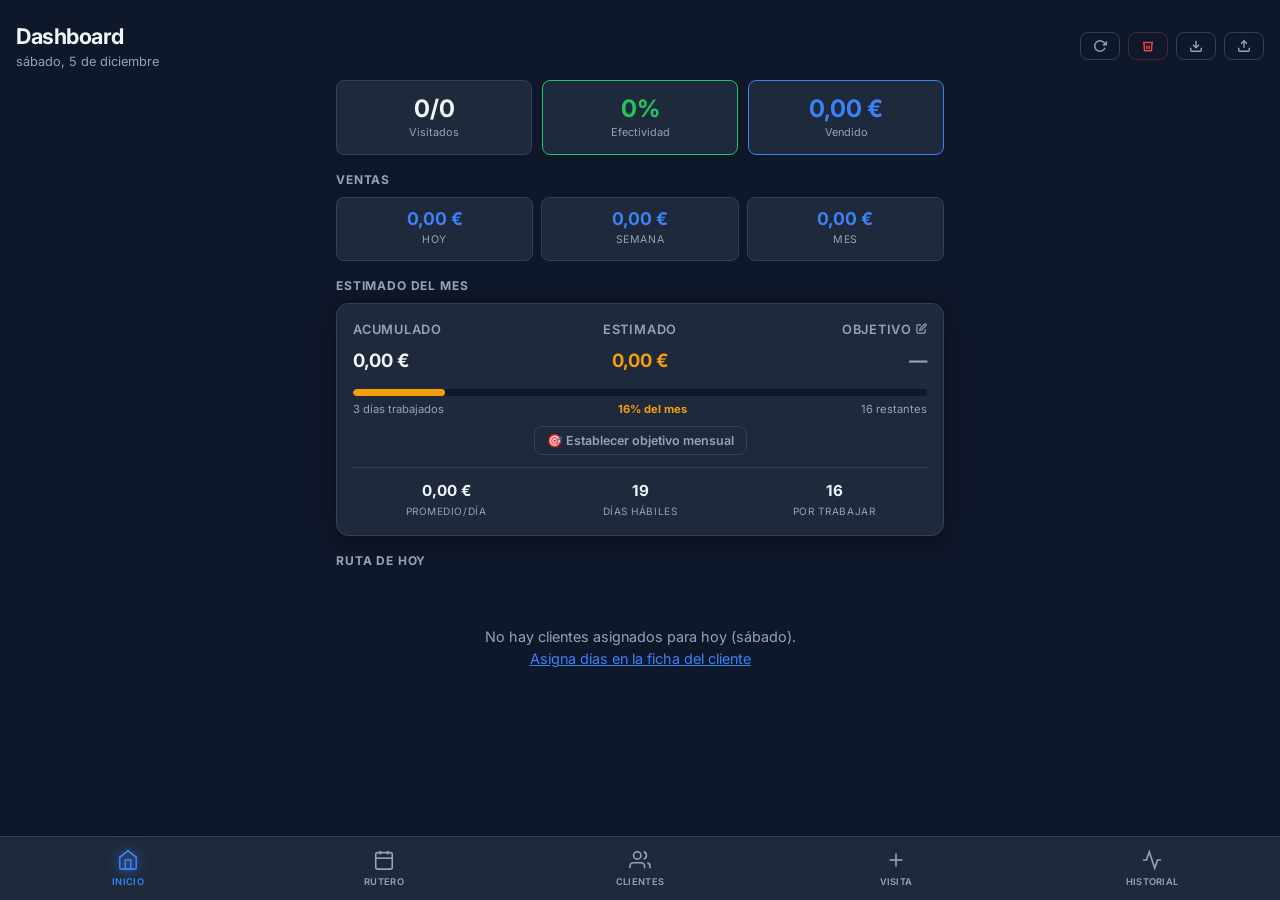
<file: index.html>
<!DOCTYPE html>
<html lang="es">
<head>
  <meta charset="UTF-8">
  <meta name="viewport" content="width=device-width, initial-scale=1.0">
  <title>CRM Rutas — Dashboard</title>
  <link rel="icon" type="image/svg+xml" href="favicon.svg">
  <link rel="manifest" href="manifest.json">
  <meta name="theme-color" content="#0f172a">
  <meta name="apple-mobile-web-app-capable" content="yes">
  <meta name="apple-mobile-web-app-status-bar-style" content="black-translucent">
  <meta name="apple-mobile-web-app-title" content="CRM Rutas">
  <link rel="apple-touch-icon" href="favicon.svg">
  <link rel="stylesheet" href="css/styles.css">
</head>
<body>

  <!-- Header -->
  <div class="page-header">
    <div style="flex:1">
      <h1>Dashboard</h1>
      <p class="text-muted fs-sm" id="fechaHoy"></p>
    </div>
    <div class="flex gap-8">
      <button class="btn btn-ghost btn-sm" onclick="cargarDashboard()">
        <svg xmlns="http://www.w3.org/2000/svg" width="14" height="14" viewBox="0 0 24 24" fill="none" stroke="currentColor" stroke-width="2.5"><polyline points="23 4 23 10 17 10"/><path d="M20.49 15a9 9 0 1 1-2.12-9.36L23 10"/></svg>
      </button>
      <button class="btn btn-ghost btn-sm" onclick="borrarTodo()" title="Borrar todos los datos"
        style="color:var(--danger);border-color:rgba(239,68,68,.3)">
        <svg xmlns="http://www.w3.org/2000/svg" width="14" height="14" viewBox="0 0 24 24" fill="none" stroke="currentColor" stroke-width="2.5"><polyline points="3 6 5 6 21 6"/><path d="M19 6l-1 14H6L5 6"/><path d="M10 11v6"/><path d="M14 11v6"/></svg>
      </button>
      <button class="btn btn-ghost btn-sm" onclick="dbExportar()" title="Exportar copia de seguridad">
        <svg xmlns="http://www.w3.org/2000/svg" width="14" height="14" viewBox="0 0 24 24" fill="none" stroke="currentColor" stroke-width="2.5"><path d="M21 15v4a2 2 0 0 1-2 2H5a2 2 0 0 1-2-2v-4"/><polyline points="7 10 12 15 17 10"/><line x1="12" y1="15" x2="12" y2="3"/></svg>
      </button>
      <label class="btn btn-ghost btn-sm" title="Importar copia de seguridad" style="cursor:pointer">
        <svg xmlns="http://www.w3.org/2000/svg" width="14" height="14" viewBox="0 0 24 24" fill="none" stroke="currentColor" stroke-width="2.5"><path d="M21 15v4a2 2 0 0 1-2 2H5a2 2 0 0 1-2-2v-4"/><polyline points="17 8 12 3 7 8"/><line x1="12" y1="3" x2="12" y2="15"/></svg>
        <input type="file" accept=".json" style="display:none" onchange="importarBackup(this)">
      </label>
    </div>
  </div>

  <div class="container">

    <!-- Stats -->
    <div class="stats-grid" id="statsGrid">
      <div class="stat-card">
        <div class="stat-val" id="statVisitados">—</div>
        <div class="stat-lbl">Visitados</div>
      </div>
      <div class="stat-card success">
        <div class="stat-val text-success" id="statEfectividad">—</div>
        <div class="stat-lbl">Efectividad</div>
      </div>
      <div class="stat-card accent">
        <div class="stat-val text-accent" id="statVentas">—</div>
        <div class="stat-lbl">Vendido</div>
      </div>
    </div>

    <!-- Aviso pendientes -->
    <a href="rutero.html" id="warnPendientes" style="display:none;text-decoration:none;
       background:rgba(245,158,11,.1);border:1px solid var(--warning);border-radius:8px;
       padding:10px 14px;margin-bottom:12px;align-items:center;gap:10px;color:var(--text)">
      <span style="font-size:1.2rem">⚠</span>
      <div style="flex:1">
        <strong><span id="warnPendNum">0</span> cliente(s) sin pedido esta semana</strong>
        <p class="fs-sm text-muted" style="margin-top:1px">Ver pendientes en el Rutero →</p>
      </div>
    </a>

    <!-- Resumen ventas -->
    <p class="section-title">Ventas</p>
    <div class="ventas-grid" id="ventasGrid">
      <div class="venta-card"><div class="v-val" id="ventasHoy">—</div><div class="v-lbl">Hoy</div></div>
      <div class="venta-card"><div class="v-val" id="ventasSemana">—</div><div class="v-lbl">Semana</div></div>
      <div class="venta-card"><div class="v-val" id="ventasMes">—</div><div class="v-lbl">Mes</div></div>
    </div>

    <!-- Estimado mensual -->
    <p class="section-title">Estimado del mes</p>
    <div class="card" id="cardEstimado">
      <div class="loader"><div class="spinner"></div></div>
    </div>

    <!-- Ruta del día -->
    <p class="section-title">Ruta de hoy</p>
    <div id="listaRuta">
      <div class="loader"><div class="spinner"></div> Cargando ruta...</div>
    </div>

  </div><!-- /container -->

  <!-- Bottom Nav -->
  <nav class="bottom-nav">
    <a href="index.html"    class="nav-item active">
      <svg xmlns="http://www.w3.org/2000/svg" viewBox="0 0 24 24" fill="none" stroke="currentColor"><path d="M3 9l9-7 9 7v11a2 2 0 0 1-2 2H5a2 2 0 0 1-2-2z"/><polyline points="9 22 9 12 15 12 15 22"/></svg>
      Inicio
    </a>
    <a href="rutero.html"   class="nav-item">
      <svg xmlns="http://www.w3.org/2000/svg" viewBox="0 0 24 24" fill="none" stroke="currentColor"><rect x="3" y="4" width="18" height="18" rx="2"/><line x1="16" y1="2" x2="16" y2="6"/><line x1="8" y1="2" x2="8" y2="6"/><line x1="3" y1="10" x2="21" y2="10"/></svg>
      Rutero
    </a>
    <a href="clientes.html" class="nav-item">
      <svg xmlns="http://www.w3.org/2000/svg" viewBox="0 0 24 24" fill="none" stroke="currentColor"><path d="M17 21v-2a4 4 0 0 0-4-4H5a4 4 0 0 0-4 4v2"/><circle cx="9" cy="7" r="4"/><path d="M23 21v-2a4 4 0 0 0-3-3.87"/><path d="M16 3.13a4 4 0 0 1 0 7.75"/></svg>
      Clientes
    </a>
    <a href="visita.html"   class="nav-item">
      <svg xmlns="http://www.w3.org/2000/svg" viewBox="0 0 24 24" fill="none" stroke="currentColor"><line x1="12" y1="5" x2="12" y2="19"/><line x1="5" y1="12" x2="19" y2="12"/></svg>
      Visita
    </a>
    <a href="historial.html" class="nav-item">
      <svg xmlns="http://www.w3.org/2000/svg" viewBox="0 0 24 24" fill="none" stroke="currentColor"><polyline points="22 12 18 12 15 21 9 3 6 12 2 12"/></svg>
      Historial
    </a>
  </nav>

  <!-- Scripts -->
  <script src="config.js"></script>
  <script src="js/db.js"></script>
  <script>

    document.getElementById('fechaHoy').textContent =
      new Date().toLocaleDateString('es-ES', { weekday: 'long', day: 'numeric', month: 'long' });

    async function cargarDashboard() {
      const listaRuta = document.getElementById('listaRuta');
      listaRuta.innerHTML = '<div class="loader"><div class="spinner"></div> Cargando ruta...</div>';

      try {
        const hoyDia = diaSemanaHoy();

        const [todosClientes, visitasHoy, pendientesSem] = await Promise.all([
          dbGetClientes(true),
          dbGetVisitasHoy(),
          dbGetPendientesSemana()
        ]);

        // Solo los clientes que tocan hoy
        const clientes = todosClientes.filter(c =>
          Array.isArray(c.dias_visita) && c.dias_visita.includes(hoyDia)
        );

        // Mapas de visitas y pendientes
        const visitaMap = {};
        for (const v of visitasHoy) visitaMap[v.cliente_id] = v;
        const pendSet = new Set(pendientesSem.map(p => p.cliente_id));

        // Stats — solo clientes de hoy (importe excluye cerveza)
        const visitadosHoy = clientes.filter(c => visitaMap[c.id]).length;
        const compraron    = clientes.filter(c => visitaMap[c.id]?.compro).length;
        const totalVenta   = clientes
          .reduce((s, c) => s + Number(visitaMap[c.id]?.importe || 0), 0);
        const efectividad  = visitadosHoy > 0 ? Math.round((compraron / visitadosHoy) * 100) : 0;

        document.getElementById('statVisitados').textContent   = `${visitadosHoy}/${clientes.length}`;
        document.getElementById('statEfectividad').textContent = `${efectividad}%`;
        document.getElementById('statVentas').textContent      = formatImporte(totalVenta);

        // Aviso pendientes (toda la semana)
        const countPend = dbGetCountPendientes();
        const warnPend  = document.getElementById('warnPendientes');
        if (warnPend) {
          warnPend.style.display = countPend > 0 ? 'flex' : 'none';
          if (countPend > 0) document.getElementById('warnPendNum').textContent = countPend;
        }

        // Ventas hoy/semana/mes + estimado
        const [resVentas, estimado] = await Promise.all([
          dbGetResumenVentas(),
          dbGetEstimadoMes()
        ]);
        document.getElementById('ventasHoy').textContent    = formatImporte(resVentas.hoy);
        document.getElementById('ventasSemana').textContent = formatImporte(resVentas.semana);
        document.getElementById('ventasMes').textContent    = formatImporte(resVentas.mes);
        renderEstimado(estimado);

        // Render ruta del día
        if (!clientes.length) {
          const diasNombre = { lunes:'lunes', martes:'martes', miercoles:'miércoles',
                               jueves:'jueves', viernes:'viernes', sabado:'sábado', domingo:'domingo' };
          listaRuta.innerHTML = `
            <div class="empty-state">
              <p>No hay clientes asignados para hoy (${diasNombre[hoyDia] || hoyDia}).<br>
              <a href="clientes.html" style="color:var(--accent)">Asigna días en la ficha del cliente</a></p>
            </div>`;
          return;
        }

        listaRuta.innerHTML = `<div class="item-list">
          ${clientes.map(c => {
            const visita  = visitaMap[c.id];
            const isPend  = pendSet.has(c.id);
            const esTel   = c.es_telefono;
            const dotClass = visita ? (visita.compro ? 'bought' : 'no-buy') : (isPend ? 'no-buy' : 'pending');

            let accionHtml;
            let rowExtra = '';
            if (visita) {
              const label = c.es_cerveza
                ? (visita.compro ? '🍺 Sí' : '🍺 No')
                : (visita.compro ? '✓ ' + formatImporte(visita.importe) : '✗ No');
              accionHtml = `<div class="row-btns" style="align-items:center">
                <span class="status-dot ${visita.compro ? 'bought' : 'no-buy'}"></span>
                <span class="chip ${visita.compro ? 'chip-success' : 'chip-danger'}" style="font-size:.7rem">
                  ${label}
                </span>
              </div>`;
            } else if (isPend) {
              accionHtml = `<div class="row-btns" style="align-items:center">
                <span class="status-dot no-buy"></span>
                <span class="chip chip-warning" style="font-size:.65rem">⚠ Pend.</span>
                <a href="visita.html?cliente=${c.id}" class="btn btn-primary btn-xs">+</a>
              </div>`;
            } else {
              rowExtra = 'wrap-actions';
              accionHtml = `<div class="row-btns" style="align-items:center">
                <span class="status-dot pending"></span>
                <a href="visita.html?cliente=${c.id}" class="btn btn-primary btn-xs">
                  ${esTel ? '📞 Pedido' : 'Visita'}
                </a>
                <button class="btn btn-ghost btn-xs" style="border-color:var(--warning);color:var(--warning)"
                  onclick="marcarPend('${c.id}')">Pend.</button>
              </div>`;
            }

            return `
              <div class="item-row ${rowExtra}" id="drow-${c.id}" style="cursor:pointer"
                   onclick="if(!event.target.closest('button,a'))location.href='visita.html?cliente=${c.id}'">
                <div class="order-badge">${c.orden_ruta || '?'}</div>
                <div class="item-info">
                  <div class="item-name">${esTel ? '📞 ' : ''}${escHtml(c.nombre)}</div>
                  <div class="item-sub">${c.codigo_cliente}${c.telefono ? ' · ' + c.telefono : ''}</div>
                </div>
                ${accionHtml}
              </div>`;
          }).join('')}
        </div>`;

      } catch (e) {
        listaRuta.innerHTML = `<div class="loader" style="color:var(--danger)">Error: ${e.message}</div>`;
      }
    }

    function borrarTodo() {
      if (!confirm('¿Borrar TODOS los datos?\nEsta acción no se puede deshacer.')) return;
      if (!confirm('Segunda confirmación: se eliminarán clientes, visitas y pendientes.')) return;
      dbBorrarTodo();
      showToast('Datos borrados');
      cargarDashboard();
    }

    async function marcarPend(clienteId) {
      dbMarcarPendiente(clienteId);
      showToast('Marcado como pendiente');
      await cargarDashboard();
    }

    function renderEstimado(e) {
      const card = document.getElementById('cardEstimado');
      if (!card) return;

      const mesISO   = hoyISO().substring(0, 7);
      const objetivo = dbGetObjetivo(mesISO);
      const pct      = Math.round(e.progreso * 100);
      const barColor = pct < 40 ? 'var(--warning)' : pct < 75 ? 'var(--accent)' : 'var(--success)';

      // Progreso hacia el objetivo
      const pctReal = objetivo > 0 ? Math.min(Math.round(e.ventasMes / objetivo * 100), 100) : 0;
      const pctEst  = objetivo > 0 ? Math.min(Math.round(e.estimado  / objetivo * 100), 100) : 0;
      const objColor = pctEst >= 100 ? 'var(--success)' : pctEst >= 75 ? 'var(--accent)' : 'var(--warning)';

      card.innerHTML = `
        <!-- Fila principal: acumulado / estimado / objetivo -->
        <div style="display:grid;grid-template-columns:1fr 1fr 1fr;gap:8px;margin-bottom:14px">
          <div>
            <div class="card-title">Acumulado</div>
            <div class="estimado-valor">${formatImporte(e.ventasMes)}</div>
          </div>
          <div style="text-align:center">
            <div class="card-title">Estimado</div>
            <div class="estimado-valor" style="color:${barColor}">${formatImporte(e.estimado)}</div>
          </div>
          <div style="text-align:right">
            <div class="card-title" style="display:flex;align-items:center;justify-content:flex-end;gap:4px">
              Objetivo
              <button onclick="editarObjetivo()" style="background:none;border:none;cursor:pointer;
                color:var(--text-muted);padding:0;line-height:1" title="Editar objetivo">
                <svg width="11" height="11" viewBox="0 0 24 24" fill="none" stroke="currentColor" stroke-width="2.5">
                  <path d="M11 4H4a2 2 0 0 0-2 2v14a2 2 0 0 0 2 2h14a2 2 0 0 0 2-2v-7"/>
                  <path d="M18.5 2.5a2.121 2.121 0 0 1 3 3L12 15l-4 1 1-4 9.5-9.5z"/>
                </svg>
              </button>
            </div>
            <div class="estimado-valor" style="color:${objetivo > 0 ? objColor : 'var(--text-muted)'}">
              ${objetivo > 0 ? formatImporte(objetivo) : '—'}
            </div>
          </div>
        </div>

        <!-- Barra progreso del mes -->
        <div style="background:var(--bg);border-radius:5px;height:7px;overflow:hidden;margin-bottom:5px">
          <div style="height:100%;width:${pct}%;background:${barColor};border-radius:5px;transition:width .6s"></div>
        </div>
        <div style="display:flex;justify-content:space-between;font-size:.7rem;color:var(--text-muted);
             margin-bottom:${objetivo > 0 ? '10px' : '0'}">
          <span>${e.diasPasados} días trabajados</span>
          <span style="font-weight:700;color:${barColor}">${pct}% del mes</span>
          <span>${e.diasRestantes} restantes</span>
        </div>

        ${objetivo > 0 ? `
        <!-- Barra progreso hacia objetivo -->
        <div style="padding-top:10px;border-top:1px solid var(--border)">
          <div style="display:flex;justify-content:space-between;font-size:.7rem;margin-bottom:5px">
            <span style="color:var(--text-muted)">Progreso al objetivo</span>
            <span style="font-weight:700;color:${objColor}">${pctReal}% real · ${pctEst}% estimado</span>
          </div>
          <div style="background:var(--bg);border-radius:5px;height:10px;overflow:hidden;position:relative">
            <div style="height:100%;width:${pctReal}%;background:${objColor};border-radius:5px;transition:width .6s;opacity:.9"></div>
            <div style="position:absolute;top:0;left:${pctEst}%;transform:translateX(-50%);
                 width:2px;height:100%;background:${objColor};opacity:.5"></div>
          </div>
          <div style="display:flex;justify-content:space-between;font-size:.65rem;color:var(--text-muted);margin-top:3px">
            <span>Real: ${formatImporte(e.ventasMes)}</span>
            <span>Falta: ${formatImporte(Math.max(objetivo - e.ventasMes, 0))}</span>
          </div>
        </div>` : `
        <div style="text-align:center;margin-top:8px">
          <button onclick="editarObjetivo()" class="btn btn-ghost btn-sm" style="font-size:.78rem">
            🎯 Establecer objetivo mensual
          </button>
        </div>`}

        <!-- Métricas -->
        <div style="display:grid;grid-template-columns:repeat(3,1fr);gap:8px;
             padding-top:12px;border-top:1px solid var(--border);margin-top:12px">
          <div style="text-align:center">
            <div style="font-size:.95rem;font-weight:700">${formatImporte(e.promedioDia)}</div>
            <div style="font-size:.63rem;color:var(--text-muted);text-transform:uppercase;letter-spacing:.05em;margin-top:2px">Promedio/día</div>
          </div>
          <div style="text-align:center">
            <div style="font-size:.95rem;font-weight:700">${e.totalDias}</div>
            <div style="font-size:.63rem;color:var(--text-muted);text-transform:uppercase;letter-spacing:.05em;margin-top:2px">Días hábiles</div>
          </div>
          <div style="text-align:center">
            <div style="font-size:.95rem;font-weight:700">${e.diasRestantes}</div>
            <div style="font-size:.63rem;color:var(--text-muted);text-transform:uppercase;letter-spacing:.05em;margin-top:2px">Por trabajar</div>
          </div>
        </div>`;
    }

    function editarObjetivo() {
      const mesISO  = hoyISO().substring(0, 7);
      const actual  = dbGetObjetivo(mesISO);
      const mesNom  = new Date().toLocaleDateString('es-ES', { month: 'long', year: 'numeric' });
      const val     = prompt(`Objetivo de ventas para ${mesNom} (€):`, actual > 0 ? actual : '');
      if (val === null) return;
      const num = parseFloat(String(val).replace(',', '.'));
      if (isNaN(num) || num < 0) { showToast('Valor no válido', 'error'); return; }
      dbSetObjetivo(mesISO, num);
      cargarDashboard();
    }

    function escHtml(s) {
      return String(s || '').replace(/&/g,'&amp;').replace(/</g,'&lt;').replace(/>/g,'&gt;');
    }

    async function importarBackup(input) {
      const file = input.files[0];
      if (!file) return;
      try {
        const res = await dbImportar(file);
        showToast(`Importado: ${res.clientes} clientes, ${res.visitas} visitas`);
        cargarDashboard();
      } catch (e) {
        showToast(e.message, 'error');
      }
      input.value = '';
    }

    cargarDashboard();

    if ('serviceWorker' in navigator) {
      navigator.serviceWorker.register('./sw.js');
    }
  </script>
</body>
</html>
</file>
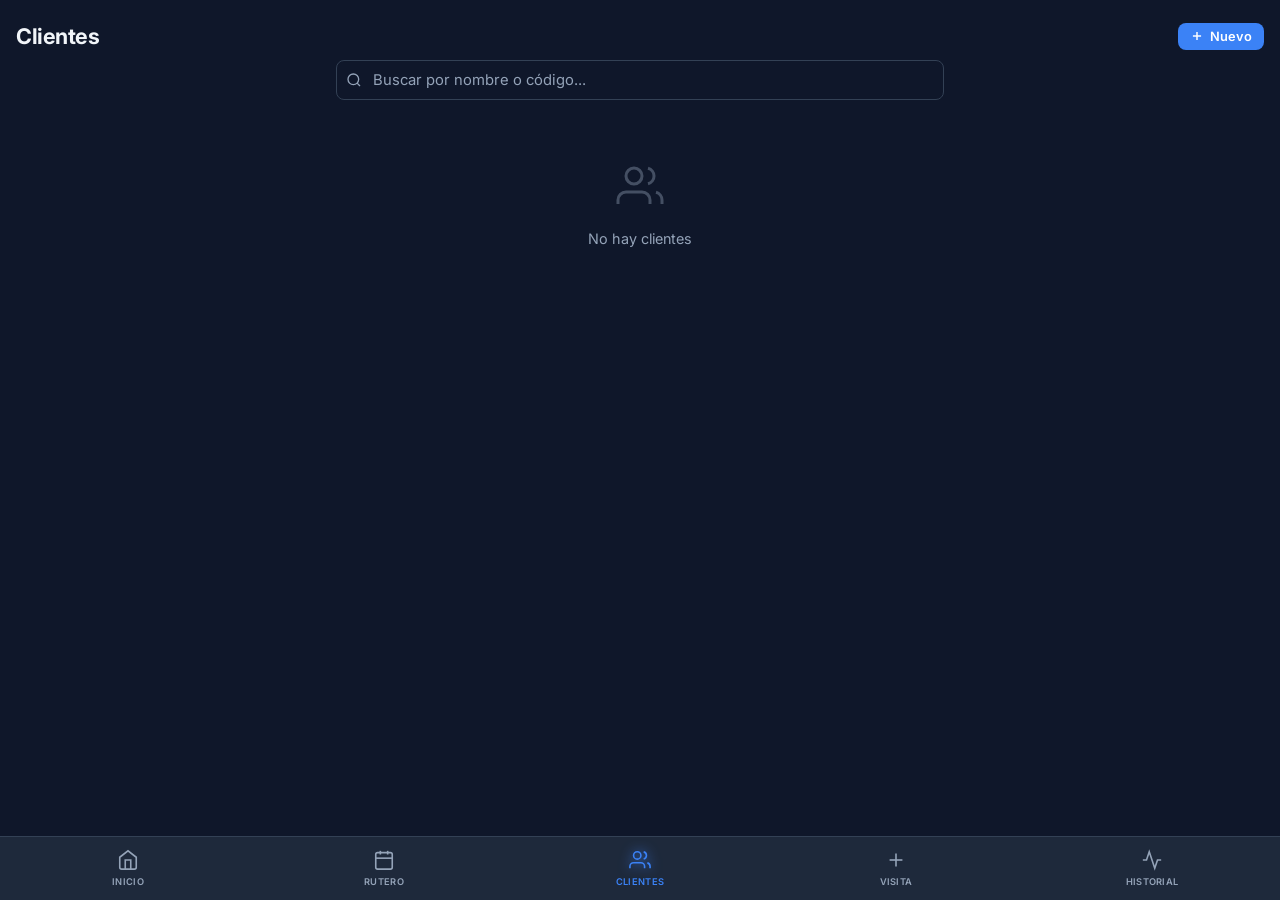
<file: clientes.html>
<!DOCTYPE html>
<html lang="es">
<head>
  <meta charset="UTF-8">
  <meta name="viewport" content="width=device-width, initial-scale=1.0">
  <title>CRM Rutas — Clientes</title>
  <link rel="icon" type="image/svg+xml" href="favicon.svg">
  <link rel="manifest" href="manifest.json">
  <meta name="theme-color" content="#0f172a">
  <meta name="apple-mobile-web-app-capable" content="yes">
  <meta name="apple-mobile-web-app-status-bar-style" content="black-translucent">
  <meta name="apple-mobile-web-app-title" content="CRM Rutas">
  <link rel="apple-touch-icon" href="favicon.svg">
  <link rel="stylesheet" href="css/styles.css">
</head>
<body>

  <!-- Header -->
  <div class="page-header">
    <h1 style="flex:1">Clientes</h1>
    <button class="btn btn-primary btn-sm" id="btnNuevoCliente">
      <svg xmlns="http://www.w3.org/2000/svg" width="14" height="14" viewBox="0 0 24 24" fill="none" stroke="currentColor" stroke-width="2.5"><line x1="12" y1="5" x2="12" y2="19"/><line x1="5" y1="12" x2="19" y2="12"/></svg>
      Nuevo
    </button>
  </div>

  <div class="container">
    <!-- Buscador -->
    <div class="search-wrap">
      <svg xmlns="http://www.w3.org/2000/svg" width="16" height="16" viewBox="0 0 24 24" fill="none" stroke="currentColor" stroke-width="2"><circle cx="11" cy="11" r="8"/><line x1="21" y1="21" x2="16.65" y2="16.65"/></svg>
      <input type="text" id="buscador" class="form-control" placeholder="Buscar por nombre o código...">
    </div>

    <!-- Lista clientes -->
    <div id="listaClientes">
      <div class="loader"><div class="spinner"></div> Cargando...</div>
    </div>
  </div>

  <!-- Modal Nuevo/Editar Cliente -->
  <div class="modal-overlay" id="overlayCliente">
    <div class="modal-sheet">
      <div class="modal-header">
        <h2 id="modalTitulo">Nuevo cliente</h2>
        <button class="btn-icon" id="btnCerrarModal">
          <svg xmlns="http://www.w3.org/2000/svg" width="16" height="16" viewBox="0 0 24 24" fill="none" stroke="currentColor" stroke-width="2.5"><line x1="18" y1="6" x2="6" y2="18"/><line x1="6" y1="6" x2="18" y2="18"/></svg>
        </button>
      </div>

      <form id="formCliente">
        <div class="form-group">
          <label for="fCodigo">Código cliente *</label>
          <input type="text" id="fCodigo" class="form-control" placeholder="C001" required>
        </div>
        <div class="form-group">
          <label for="fNombre">Nombre *</label>
          <input type="text" id="fNombre" class="form-control" placeholder="Nombre del establecimiento" required>
        </div>
        <div class="form-group">
          <label for="fTelefono">Teléfono</label>
          <input type="tel" id="fTelefono" class="form-control" placeholder="6XX XXX XXX">
        </div>
        <div class="form-group">
          <div class="toggle-wrap">
            <span class="toggle-label">
              <svg xmlns="http://www.w3.org/2000/svg" width="14" height="14" viewBox="0 0 24 24" fill="none" stroke="currentColor" stroke-width="2" style="vertical-align:middle;margin-right:5px"><path d="M22 16.92v3a2 2 0 0 1-2.18 2 19.79 19.79 0 0 1-8.63-3.07A19.5 19.5 0 0 1 4.69 12 19.79 19.79 0 0 1 1.61 3.45 2 2 0 0 1 3.6 1.27h3a2 2 0 0 1 2 1.72c.127.96.361 1.903.7 2.81a2 2 0 0 1-.45 2.11L7.91 8.96a16 16 0 0 0 6 6l.96-.96a2 2 0 0 1 2.11-.45c.907.339 1.85.573 2.81.7A2 2 0 0 1 21.73 16.92z"/></svg>
              Cliente telefónico
            </span>
            <label class="toggle" style="margin-left:auto">
              <input type="checkbox" id="fEsTelefono">
              <span class="toggle-slider"></span>
            </label>
          </div>
          <p class="text-muted" style="font-size:.72rem;margin-top:6px;padding-left:2px">Pasa el pedido por teléfono, no requiere visita presencial</p>
        </div>
        <div class="form-group">
          <div class="toggle-wrap">
            <span class="toggle-label">🍺 Cliente de cerveza</span>
            <label class="toggle" style="margin-left:auto">
              <input type="checkbox" id="fEsCerveza">
              <span class="toggle-slider"></span>
            </label>
          </div>
          <p class="text-muted" style="font-size:.72rem;margin-top:6px;padding-left:2px">Sus ventas no cuentan en los totales económicos. Solo se contabiliza si compra o no cada mes.</p>
        </div>
        <div class="form-group">
          <label>Días de visita / pedido</label>
          <div class="days-group">
            <input type="checkbox" class="day-check" id="fDia_lunes"     value="lunes">
            <label class="day-label" for="fDia_lunes">Lunes</label>
            <input type="checkbox" class="day-check" id="fDia_martes"    value="martes">
            <label class="day-label" for="fDia_martes">Martes</label>
            <input type="checkbox" class="day-check" id="fDia_miercoles" value="miercoles">
            <label class="day-label" for="fDia_miercoles">Miércoles</label>
            <input type="checkbox" class="day-check" id="fDia_jueves"    value="jueves">
            <label class="day-label" for="fDia_jueves">Jueves</label>
          </div>
        </div>
        <div class="form-group">
          <label for="fNotas">Notas</label>
          <textarea id="fNotas" class="form-control" placeholder="Observaciones, horarios, preferencias..."></textarea>
        </div>
        <button type="submit" class="btn btn-primary btn-full" id="btnGuardarCliente">
          Guardar
        </button>
      </form>
    </div>
  </div>

  <!-- Bottom Nav -->
  <nav class="bottom-nav">
    <a href="index.html"    class="nav-item">
      <svg xmlns="http://www.w3.org/2000/svg" viewBox="0 0 24 24" fill="none" stroke="currentColor"><path d="M3 9l9-7 9 7v11a2 2 0 0 1-2 2H5a2 2 0 0 1-2-2z"/><polyline points="9 22 9 12 15 12 15 22"/></svg>
      Inicio
    </a>
    <a href="rutero.html"   class="nav-item">
      <svg xmlns="http://www.w3.org/2000/svg" viewBox="0 0 24 24" fill="none" stroke="currentColor"><rect x="3" y="4" width="18" height="18" rx="2"/><line x1="16" y1="2" x2="16" y2="6"/><line x1="8" y1="2" x2="8" y2="6"/><line x1="3" y1="10" x2="21" y2="10"/></svg>
      Rutero
    </a>
    <a href="clientes.html" class="nav-item active">
      <svg xmlns="http://www.w3.org/2000/svg" viewBox="0 0 24 24" fill="none" stroke="currentColor"><path d="M17 21v-2a4 4 0 0 0-4-4H5a4 4 0 0 0-4 4v2"/><circle cx="9" cy="7" r="4"/><path d="M23 21v-2a4 4 0 0 0-3-3.87"/><path d="M16 3.13a4 4 0 0 1 0 7.75"/></svg>
      Clientes
    </a>
    <a href="visita.html"   class="nav-item">
      <svg xmlns="http://www.w3.org/2000/svg" viewBox="0 0 24 24" fill="none" stroke="currentColor"><line x1="12" y1="5" x2="12" y2="19"/><line x1="5" y1="12" x2="19" y2="12"/></svg>
      Visita
    </a>
    <a href="historial.html" class="nav-item">
      <svg xmlns="http://www.w3.org/2000/svg" viewBox="0 0 24 24" fill="none" stroke="currentColor"><polyline points="22 12 18 12 15 21 9 3 6 12 2 12"/></svg>
      Historial
    </a>
  </nav>

  <!-- Scripts -->
  <script src="config.js"></script>
  <script src="js/db.js"></script>
  <script src="js/clientes.js"></script>
  <script>
    iniciarClientes();
    if ('serviceWorker' in navigator) navigator.serviceWorker.register('./sw.js');
  </script>
</body>
</html>
</file>
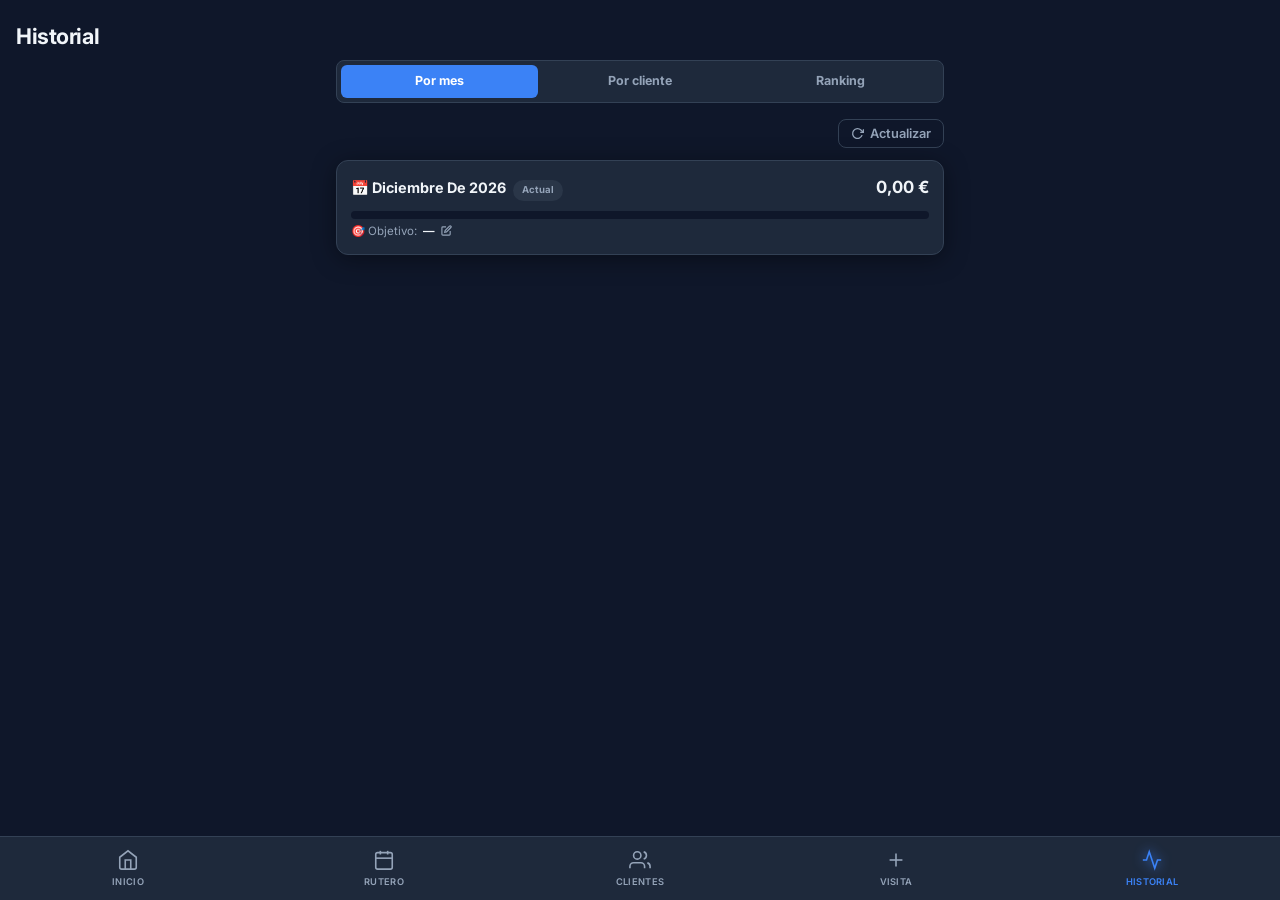
<file: historial.html>
<!DOCTYPE html>
<html lang="es">
<head>
  <meta charset="UTF-8">
  <meta name="viewport" content="width=device-width, initial-scale=1.0">
  <title>CRM Rutas — Historial</title>
  <link rel="icon" type="image/svg+xml" href="favicon.svg">
  <link rel="manifest" href="manifest.json">
  <meta name="theme-color" content="#0f172a">
  <meta name="apple-mobile-web-app-capable" content="yes">
  <meta name="apple-mobile-web-app-status-bar-style" content="black-translucent">
  <meta name="apple-mobile-web-app-title" content="CRM Rutas">
  <link rel="apple-touch-icon" href="favicon.svg">
  <link rel="stylesheet" href="css/styles.css">
</head>
<body>

  <div class="page-header">
    <h1>Historial</h1>
  </div>

  <div class="container">

    <!-- Tabs: Por mes / Por cliente / Ranking -->
    <div class="tab-bar" style="margin-bottom:16px">
      <button class="tab-btn active" id="tabMeses"   onclick="cambiarVista('meses')">Por mes</button>
      <button class="tab-btn"        id="tabCliente" onclick="cambiarVista('cliente')">Por cliente</button>
      <button class="tab-btn"        id="tabRanking" onclick="cambiarVista('ranking')">Ranking</button>
    </div>

    <!-- Vista: Por mes -->
    <div id="vistaMeses">
      <div class="loader"><div class="spinner"></div> Cargando...</div>
    </div>

    <!-- Vista: Por cliente -->
    <div id="vistaCliente" style="display:none">
      <div class="form-group">
        <label for="histClienteSearchInput">Selecciona un cliente</label>
        <div class="select-search" id="histClienteCombo">
          <input type="text" id="histClienteSearchInput" class="form-control"
                 placeholder="— Busca un cliente —" autocomplete="off">
          <div class="select-dropdown" id="histClienteDropdown"></div>
        </div>
        <input type="hidden" id="selectClienteHistorial">
      </div>
      <div id="historialContenido"></div>
    </div>

    <!-- Vista: Ranking por cliente -->
    <div id="vistaRanking" style="display:none"></div>

  </div>

  <!-- Bottom Nav -->
  <nav class="bottom-nav">
    <a href="index.html"     class="nav-item">
      <svg xmlns="http://www.w3.org/2000/svg" viewBox="0 0 24 24" fill="none" stroke="currentColor"><path d="M3 9l9-7 9 7v11a2 2 0 0 1-2 2H5a2 2 0 0 1-2-2z"/><polyline points="9 22 9 12 15 12 15 22"/></svg>
      Inicio
    </a>
    <a href="rutero.html"    class="nav-item">
      <svg xmlns="http://www.w3.org/2000/svg" viewBox="0 0 24 24" fill="none" stroke="currentColor"><rect x="3" y="4" width="18" height="18" rx="2"/><line x1="16" y1="2" x2="16" y2="6"/><line x1="8" y1="2" x2="8" y2="6"/><line x1="3" y1="10" x2="21" y2="10"/></svg>
      Rutero
    </a>
    <a href="clientes.html"  class="nav-item">
      <svg xmlns="http://www.w3.org/2000/svg" viewBox="0 0 24 24" fill="none" stroke="currentColor"><path d="M17 21v-2a4 4 0 0 0-4-4H5a4 4 0 0 0-4 4v2"/><circle cx="9" cy="7" r="4"/><path d="M23 21v-2a4 4 0 0 0-3-3.87"/><path d="M16 3.13a4 4 0 0 1 0 7.75"/></svg>
      Clientes
    </a>
    <a href="visita.html"    class="nav-item">
      <svg xmlns="http://www.w3.org/2000/svg" viewBox="0 0 24 24" fill="none" stroke="currentColor"><line x1="12" y1="5" x2="12" y2="19"/><line x1="5" y1="12" x2="19" y2="12"/></svg>
      Visita
    </a>
    <a href="historial.html" class="nav-item active">
      <svg xmlns="http://www.w3.org/2000/svg" viewBox="0 0 24 24" fill="none" stroke="currentColor"><polyline points="22 12 18 12 15 21 9 3 6 12 2 12"/></svg>
      Historial
    </a>
  </nav>

  <script src="config.js"></script>
  <script src="js/db.js"></script>
  <script src="js/visitas.js"></script>
  <script>

    let vistaActual      = 'meses';
    let clientesCargados = false;
    let rankingMesISO    = hoyISO().substring(0, 7);

    // ── Tabs ──────────────────────────────────────────────
    function cambiarVista(vista) {
      vistaActual = vista;
      ['meses', 'cliente', 'ranking'].forEach(v => {
        const tabId  = 'tab'   + v.charAt(0).toUpperCase() + v.slice(1);
        const vistId = 'vista' + v.charAt(0).toUpperCase() + v.slice(1);
        document.getElementById(tabId)?.classList.toggle('active', v === vista);
        document.getElementById(vistId).style.display = v === vista ? 'block' : 'none';
      });
      if (vista === 'cliente' && !clientesCargados) {
        clientesCargados = true;
        iniciarHistorial();
      }
      if (vista === 'ranking') cargarRanking();
    }

    // ── Vista por mes ─────────────────────────────────────
    async function cargarHistoricoMeses() {
      const contenido = document.getElementById('vistaMeses');
      contenido.innerHTML = '<div class="loader"><div class="spinner"></div></div>';
      try {
        const meses = await dbGetHistoricoMeses(12);
        renderMeses(meses);
      } catch(e) {
        contenido.innerHTML = `<div class="loader" style="color:var(--danger)">${e.message}</div>`;
      }
    }

    function renderMeses(meses) {
      const contenido = document.getElementById('vistaMeses');

      if (!meses.length) {
        contenido.innerHTML = `<div class="empty-state"><p>Sin datos de ventas aún.</p></div>`;
        return;
      }

      const maxTotal = Math.max(...meses.map(m => Math.max(m.total, m.objetivo || 0)), 1);

      contenido.innerHTML = `
        <div style="margin-bottom:12px;display:flex;justify-content:flex-end">
          <button class="btn btn-ghost btn-sm" onclick="cargarHistoricoMeses()">
            <svg xmlns="http://www.w3.org/2000/svg" width="13" height="13" viewBox="0 0 24 24" fill="none" stroke="currentColor" stroke-width="2.5"><polyline points="23 4 23 10 17 10"/><path d="M20.49 15a9 9 0 1 1-2.12-9.36L23 10"/></svg>
            Actualizar
          </button>
        </div>

        <div class="item-list">
          ${meses.map(m => {
            const pct     = m.objetivo > 0 ? Math.min(Math.round(m.total / m.objetivo * 100), 200) : null;
            const barW    = Math.round(m.total / maxTotal * 100);
            const objW    = m.objetivo > 0 ? Math.min(Math.round(m.objetivo / maxTotal * 100), 100) : 0;
            const color   = pct === null ? 'var(--accent)'
                          : pct >= 100  ? 'var(--success)'
                          : pct >= 75   ? 'var(--accent)'
                          : 'var(--warning)';
            const badge   = pct !== null
              ? `<span class="chip" style="background:${pct >= 100 ? 'rgba(34,197,94,.15)' : 'rgba(59,130,246,.12)'};
                   color:${color};font-size:.7rem;white-space:nowrap">${pct}%</span>`
              : '';

            return `
              <div class="card" style="padding:14px;margin-bottom:0">
                <!-- Cabecera -->
                <div style="display:flex;align-items:flex-start;justify-content:space-between;gap:8px;margin-bottom:10px;flex-wrap:wrap">
                  <div style="min-width:0">
                    <span style="font-weight:700;font-size:.9rem;text-transform:capitalize;word-break:break-word">
                      ${m.esMesActual ? '📅 ' : ''}${m.nombre}
                    </span>
                    ${m.esMesActual ? '<span class="chip chip-muted" style="font-size:.6rem;margin-left:4px">Actual</span>' : ''}
                  </div>
                  <div style="display:flex;align-items:center;gap:6px;flex-shrink:0">
                    ${badge}
                    <span style="font-size:clamp(.85rem,4vw,1.05rem);font-weight:700">${formatImporte(m.total)}</span>
                  </div>
                </div>

                <!-- Barra de ventas -->
                <div style="background:var(--bg);border-radius:4px;height:8px;overflow:hidden;position:relative;margin-bottom:4px">
                  <div style="height:100%;width:${barW}%;background:${color};border-radius:4px;transition:width .5s"></div>
                  ${objW > 0 ? `<div style="position:absolute;top:0;bottom:0;left:${objW}%;
                    width:2px;background:var(--text-muted);opacity:.5"></div>` : ''}
                </div>

                <!-- Objetivo -->
                <div style="display:flex;align-items:center;justify-content:space-between;font-size:.72rem;color:var(--text-muted)">
                  <div style="display:flex;align-items:center;gap:6px">
                    <span>🎯 Objetivo:</span>
                    <span style="font-weight:600;color:var(--text)">
                      ${m.objetivo > 0 ? formatImporte(m.objetivo) : '—'}
                    </span>
                    <button onclick="editarObjetivoMes('${m.mesISO}','${escHtml(m.nombre)}')"
                      style="background:none;border:none;cursor:pointer;color:var(--text-muted);padding:0;line-height:1">
                      <svg width="11" height="11" viewBox="0 0 24 24" fill="none" stroke="currentColor" stroke-width="2.5">
                        <path d="M11 4H4a2 2 0 0 0-2 2v14a2 2 0 0 0 2 2h14a2 2 0 0 0 2-2v-7"/>
                        <path d="M18.5 2.5a2.121 2.121 0 0 1 3 3L12 15l-4 1 1-4 9.5-9.5z"/>
                      </svg>
                    </button>
                  </div>
                  ${m.objetivo > 0 && m.total < m.objetivo
                    ? `<span style="color:var(--warning)">Falta ${formatImporte(m.objetivo - m.total)}</span>`
                    : m.objetivo > 0
                    ? `<span style="color:var(--success)">✓ Objetivo superado</span>`
                    : ''}
                </div>
              </div>`;
          }).join('')}
        </div>`;
    }

    function editarObjetivoMes(mesISO, mesNombre) {
      const actual = dbGetObjetivo(mesISO);
      const val    = prompt(`Objetivo para ${mesNombre} (€):`, actual > 0 ? actual : '');
      if (val === null) return;
      const num = parseFloat(String(val).replace(',', '.'));
      if (isNaN(num) || num < 0) { showToast('Valor no válido', 'error'); return; }
      dbSetObjetivo(mesISO, num);
      showToast('Objetivo guardado');
      cargarHistoricoMeses();
    }

    function escHtml(s) {
      return String(s||'').replace(/&/g,'&amp;').replace(/</g,'&lt;').replace(/>/g,'&gt;');
    }

    // ── Ranking ───────────────────────────────────────────
    async function cargarRanking() {
      const contenido = document.getElementById('vistaRanking');
      contenido.innerHTML = '<div class="loader"><div class="spinner"></div></div>';
      try {
        const { ranking, totalGlobal } = await dbGetRankingClientesMes(rankingMesISO);
        renderRanking(ranking, totalGlobal);
      } catch(e) {
        contenido.innerHTML = `<div class="loader" style="color:var(--danger)">${e.message}</div>`;
      }
    }

    function renderRanking(ranking, totalGlobal) {
      const contenido = document.getElementById('vistaRanking');

      const mesNombre = new Date(rankingMesISO + '-15')
        .toLocaleDateString('es-ES', { month: 'long', year: 'numeric' });

      const prevISO  = (() => {
        const d = new Date(rankingMesISO + '-15');
        d.setMonth(d.getMonth() - 1);
        return d.toISOString().substring(0, 7);
      })();
      const nextISO  = (() => {
        const d = new Date(rankingMesISO + '-15');
        d.setMonth(d.getMonth() + 1);
        return d.toISOString().substring(0, 7);
      })();
      const esActual  = rankingMesISO === hoyISO().substring(0, 7);
      const conCompras = ranking.filter(c => c.totalMes > 0).length;

      contenido.innerHTML = `
        <!-- Selector de mes -->
        <div style="display:flex;align-items:center;justify-content:space-between;margin-bottom:14px">
          <button class="btn btn-ghost btn-sm"
            onclick="rankingMesISO='${prevISO}';cargarRanking()">‹</button>
          <span style="font-weight:600;font-size:.9rem;text-transform:capitalize">${mesNombre}</span>
          <button class="btn btn-ghost btn-sm"
            ${esActual ? 'disabled style="opacity:.3"' : `onclick="rankingMesISO='${nextISO}';cargarRanking()"`}>›</button>
        </div>

        <!-- Stats resumen -->
        <div class="stats-grid mb-16">
          <div class="stat-card accent">
            <div class="stat-val text-accent">${formatImporte(totalGlobal)}</div>
            <div class="stat-lbl">Facturación</div>
          </div>
          <div class="stat-card success">
            <div class="stat-val text-success">${conCompras}</div>
            <div class="stat-lbl">Con compras</div>
          </div>
          <div class="stat-card">
            <div class="stat-val">${ranking.length}</div>
            <div class="stat-lbl">Clientes</div>
          </div>
        </div>

        <!-- Lista -->
        <div class="item-list">
          ${ranking.map((c, i) => {
            const pct      = totalGlobal > 0 ? c.totalMes / totalGlobal * 100 : 0;
            const pctStr   = pct >= 0.05 ? pct.toFixed(1) + '%' : '0%';
            const icono    = c.es_cerveza ? '🍺 ' : c.es_telefono ? '📞 ' : '';
            const activo   = c.totalMes > 0;
            return `
              <div class="item-row" style="align-items:center;gap:10px">
                <div class="order-badge"
                  style="${activo ? 'background:var(--accent);color:#fff' : 'opacity:.35'}">${i + 1}</div>
                <div class="item-info" style="flex:1;min-width:0">
                  <div class="item-name"
                    style="${activo ? '' : 'color:var(--text-muted)'}">${icono}${escHtml(c.nombre)}</div>
                  <div style="margin-top:5px;background:var(--bg);border-radius:3px;height:4px;overflow:hidden">
                    <div style="height:100%;width:${pct.toFixed(2)}%;background:var(--accent);
                                border-radius:3px;transition:width .5s"></div>
                  </div>
                </div>
                <div style="text-align:right;flex-shrink:0;min-width:76px">
                  <div style="font-weight:700;font-size:.9rem;
                    ${activo ? '' : 'color:var(--text-muted)'}">${formatImporte(c.totalMes)}</div>
                  <div style="font-size:.7rem;color:var(--text-muted)">${pctStr}</div>
                </div>
              </div>`;
          }).join('')}
        </div>`;
    }

    // Arrancar por la vista de meses
    cargarHistoricoMeses();
    if ('serviceWorker' in navigator) navigator.serviceWorker.register('./sw.js');
  </script>
</body>
</html>
</file>
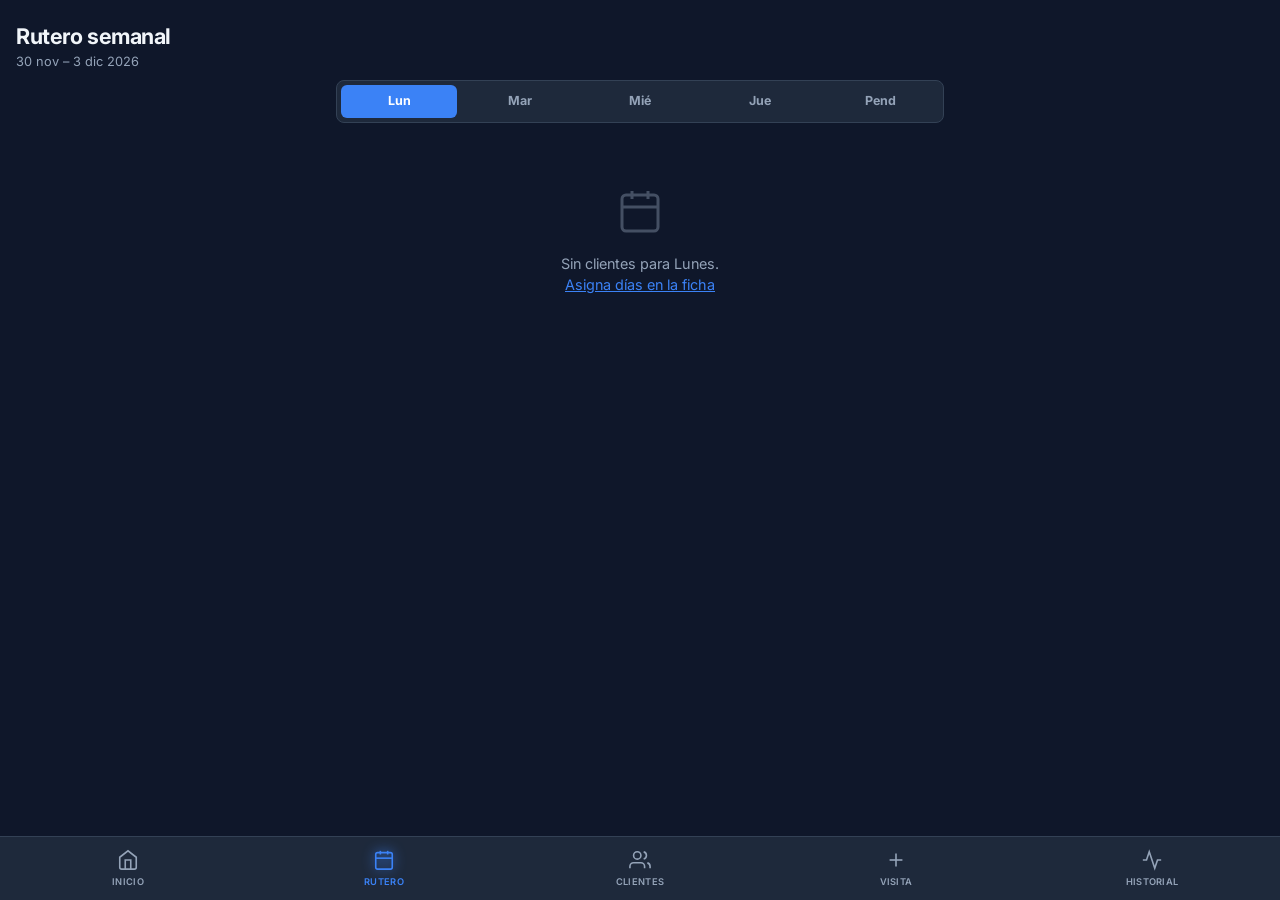
<file: rutero.html>
<!DOCTYPE html>
<html lang="es">
<head>
  <meta charset="UTF-8">
  <meta name="viewport" content="width=device-width, initial-scale=1.0">
  <title>CRM Rutas — Rutero</title>
  <link rel="icon" type="image/svg+xml" href="favicon.svg">
  <link rel="manifest" href="manifest.json">
  <meta name="theme-color" content="#0f172a">
  <meta name="apple-mobile-web-app-capable" content="yes">
  <meta name="apple-mobile-web-app-status-bar-style" content="black-translucent">
  <meta name="apple-mobile-web-app-title" content="CRM Rutas">
  <link rel="apple-touch-icon" href="favicon.svg">
  <link rel="stylesheet" href="css/styles.css">
</head>
<body>

  <div class="page-header">
    <div style="flex:1">
      <h1>Rutero semanal</h1>
      <p class="text-muted fs-sm" id="semanaLabel"></p>
    </div>
  </div>

  <div class="container">
    <div class="tab-bar" id="tabBar">
      <button class="tab-btn" data-dia="lunes"      onclick="cambiarDia('lunes')">Lun</button>
      <button class="tab-btn" data-dia="martes"     onclick="cambiarDia('martes')">Mar</button>
      <button class="tab-btn" data-dia="miercoles"  onclick="cambiarDia('miercoles')">Mié</button>
      <button class="tab-btn" data-dia="jueves"     onclick="cambiarDia('jueves')">Jue</button>
      <button class="tab-btn" data-dia="pendientes" onclick="cambiarDia('pendientes')" id="tabPendientes">
        Pend<span class="pend-badge" id="pendBadge" style="display:none">0</span>
      </button>
    </div>

    <div id="listaRutero">
      <div class="loader"><div class="spinner"></div> Cargando...</div>
    </div>
  </div>

  <!-- Bottom Nav -->
  <nav class="bottom-nav">
    <a href="index.html"     class="nav-item">
      <svg xmlns="http://www.w3.org/2000/svg" viewBox="0 0 24 24" fill="none" stroke="currentColor"><path d="M3 9l9-7 9 7v11a2 2 0 0 1-2 2H5a2 2 0 0 1-2-2z"/><polyline points="9 22 9 12 15 12 15 22"/></svg>
      Inicio
    </a>
    <a href="rutero.html"    class="nav-item active">
      <svg xmlns="http://www.w3.org/2000/svg" viewBox="0 0 24 24" fill="none" stroke="currentColor"><rect x="3" y="4" width="18" height="18" rx="2"/><line x1="16" y1="2" x2="16" y2="6"/><line x1="8" y1="2" x2="8" y2="6"/><line x1="3" y1="10" x2="21" y2="10"/></svg>
      Rutero
    </a>
    <a href="clientes.html"  class="nav-item">
      <svg xmlns="http://www.w3.org/2000/svg" viewBox="0 0 24 24" fill="none" stroke="currentColor"><path d="M17 21v-2a4 4 0 0 0-4-4H5a4 4 0 0 0-4 4v2"/><circle cx="9" cy="7" r="4"/><path d="M23 21v-2a4 4 0 0 0-3-3.87"/><path d="M16 3.13a4 4 0 0 1 0 7.75"/></svg>
      Clientes
    </a>
    <a href="visita.html"    class="nav-item">
      <svg xmlns="http://www.w3.org/2000/svg" viewBox="0 0 24 24" fill="none" stroke="currentColor"><line x1="12" y1="5" x2="12" y2="19"/><line x1="5" y1="12" x2="19" y2="12"/></svg>
      Visita
    </a>
    <a href="historial.html" class="nav-item">
      <svg xmlns="http://www.w3.org/2000/svg" viewBox="0 0 24 24" fill="none" stroke="currentColor"><polyline points="22 12 18 12 15 21 9 3 6 12 2 12"/></svg>
      Historial
    </a>
  </nav>

  <script src="config.js"></script>
  <script src="js/db.js"></script>
  <script>

    // ── Estado global ──────────────────────────────────────
    let clientesActivos = [];
    let diaActivo       = null;
    let visitasHoyMap   = {};
    let visitasSemMap   = {};   // visitas de toda la semana por cliente_id
    let pendientesSet   = new Set(); // cliente_ids con pendiente esta semana
    let guardandoOrden  = false;

    // ── Init ───────────────────────────────────────────────
    async function init() {
      const lunes  = new Date(getLunesISO());
      const jueves = new Date(lunes); jueves.setDate(lunes.getDate() + 3);
      document.getElementById('semanaLabel').textContent =
        lunes.toLocaleDateString('es-ES',{day:'numeric',month:'short'}) + ' – ' +
        jueves.toLocaleDateString('es-ES',{day:'numeric',month:'short',year:'numeric'});

      // Punto verde en tab de hoy
      const hoy = diaSemanaHoy();
      document.querySelectorAll('.tab-btn[data-dia]').forEach(btn => {
        if (btn.dataset.dia === hoy) {
          const dot = document.createElement('span');
          dot.className = 'hoy-dot';
          btn.insertBefore(dot, btn.firstChild);
        }
      });

      await refrescarEstado();

      const inicial = ['lunes','martes','miercoles','jueves'].includes(hoy) ? hoy : 'lunes';
      cambiarDia(inicial);
    }

    async function refrescarEstado() {
      // Visitas de hoy
      const visHoy = await dbGetVisitasHoy();
      visitasHoyMap = {};
      visHoy.forEach(v => { visitasHoyMap[v.cliente_id] = v; });

      // Visitas de toda la semana
      const visSem = await dbGetVisitasRango(getLunesISO(), hoyISO());
      visitasSemMap = {};
      visSem.forEach(v => { visitasSemMap[v.cliente_id] = v; });

      // Pendientes
      const pends = await dbGetPendientesSemana();
      pendientesSet = new Set(pends.map(p => p.cliente_id));

      // Badge en tab pendientes
      const count = dbGetCountPendientes();
      const badge = document.getElementById('pendBadge');
      if (badge) {
        badge.textContent = count;
        badge.style.display = count > 0 ? 'inline-flex' : 'none';
      }
    }

    // ── Cambiar tab ────────────────────────────────────────
    async function cambiarDia(dia) {
      diaActivo = dia;
      document.querySelectorAll('.tab-btn').forEach(btn =>
        btn.classList.toggle('active', btn.dataset.dia === dia)
      );
      const lista = document.getElementById('listaRutero');
      lista.innerHTML = '<div class="loader"><div class="spinner"></div></div>';

      if (dia === 'pendientes') {
        await renderPendientes();
      } else {
        try {
          clientesActivos = await dbGetClientesPorDia(dia);
          renderRutero();
        } catch(e) {
          lista.innerHTML = `<div class="loader" style="color:var(--danger)">${e.message}</div>`;
        }
      }
    }

    // ── Render día normal ──────────────────────────────────
    function renderRutero() {
      const lista  = document.getElementById('listaRutero');
      const esHoy  = diaSemanaHoy() === diaActivo;
      const DIA_LABELS = { lunes:'Lunes', martes:'Martes', miercoles:'Miércoles', jueves:'Jueves' };

      if (!clientesActivos.length) {
        lista.innerHTML = `
          <div class="empty-state">
            <svg xmlns="http://www.w3.org/2000/svg" width="48" height="48" viewBox="0 0 24 24" fill="none" stroke="currentColor" stroke-width="1.5"><rect x="3" y="4" width="18" height="18" rx="2"/><line x1="16" y1="2" x2="16" y2="6"/><line x1="8" y1="2" x2="8" y2="6"/><line x1="3" y1="10" x2="21" y2="10"/></svg>
            <p>Sin clientes para ${DIA_LABELS[diaActivo]}.<br>
            <a href="clientes.html" style="color:var(--accent)">Asigna días en la ficha</a></p>
          </div>`;
        return;
      }

      // Stats del día (solo si es hoy)
      let headerHtml = '';
      if (esHoy) {
        const visitados  = clientesActivos.filter(c => !c.es_telefono && visitasHoyMap[c.id]).length;
        const visitTotal = clientesActivos.filter(c => !c.es_telefono).length;
        const compraron  = clientesActivos.filter(c => !c.es_telefono && visitasHoyMap[c.id]?.compro).length;
        const totalVenta = clientesActivos.reduce((s, c) => s + Number(visitasHoyMap[c.id]?.importe || 0), 0);
        headerHtml = `
          <div class="stats-grid mb-16">
            <div class="stat-card">
              <div class="stat-val">${visitados}/${visitTotal}</div>
              <div class="stat-lbl">Visitados</div>
            </div>
            <div class="stat-card success">
              <div class="stat-val text-success">${visitados > 0 ? Math.round(compraron/visitados*100) : 0}%</div>
              <div class="stat-lbl">Efectividad</div>
            </div>
            <div class="stat-card accent">
              <div class="stat-val text-accent" style="font-size:1rem">${formatImporte(totalVenta)}</div>
              <div class="stat-lbl">Vendido</div>
            </div>
          </div>`;
      }

      const hint = `<p class="text-muted fs-sm" style="text-align:center;padding:0 0 8px">
        <svg xmlns="http://www.w3.org/2000/svg" width="11" height="11" viewBox="0 0 24 24" fill="none" stroke="currentColor" stroke-width="2" style="vertical-align:middle;margin-right:3px"><polyline points="5 9 2 12 5 15"/><polyline points="9 5 12 2 15 5"/><line x1="2" y1="12" x2="22" y2="12"/><line x1="12" y1="2" x2="12" y2="22"/></svg>
        Arrastra para reordenar</p>`;

      lista.innerHTML = headerHtml + hint + `<div class="item-list" id="sortableList">
        ${clientesActivos.map((c, i) => buildClienteRow(c, i, esHoy)).join('')}
      </div>`;

      bindSortable();
    }

    // ── Construir fila de un cliente ───────────────────────
    function buildClienteRow(c, i, esHoy) {
      const esTel     = c.es_telefono;
      const isPend    = pendientesSet.has(c.id);
      const visitaHoy = visitasHoyMap[c.id];
      const tieneSem  = !!visitasSemMap[c.id];

      const dotClass  = visitaHoy
        ? (visitaHoy.compro ? 'bought' : 'no-buy')
        : (isPend ? 'no-buy' : 'pending');

      let accionHtml = '';
      let rowExtra   = '';

      if (esHoy || tieneSem) {
        if (visitaHoy || tieneSem) {
          const v = visitaHoy || visitasSemMap[c.id];
          accionHtml = `<div class="row-btns" style="align-items:center">
            <span class="status-dot ${v.compro ? 'bought' : 'no-buy'}"></span>
            <span class="chip ${v.compro ? 'chip-success' : 'chip-danger'}" style="font-size:.7rem">
              ${v.compro ? '✓ ' + formatImporte(v.importe) : '✗ No'}
            </span>
          </div>`;
        } else if (isPend) {
          accionHtml = `<div class="row-btns" style="align-items:center">
            <span class="status-dot no-buy"></span>
            <span class="chip chip-warning" style="font-size:.65rem">⚠ Pend.</span>
            <a href="visita.html?cliente=${c.id}" class="btn btn-primary btn-xs">+</a>
          </div>`;
        } else {
          rowExtra = 'wrap-actions';
          accionHtml = `<div class="row-btns" style="align-items:center">
            <span class="status-dot pending"></span>
            <a href="visita.html?cliente=${c.id}" class="btn btn-primary btn-xs">
              ${esTel ? '📞 Pedido' : 'Visita'}
            </a>
            <button class="btn btn-ghost btn-xs"
              style="border-color:var(--warning);color:var(--warning)"
              onclick="marcarNoPedido('${c.id}')">Pend.</button>
          </div>`;
        }
      }

      return `
        <div class="item-row ${rowExtra}" data-id="${c.id}" data-idx="${i}" style="cursor:pointer"
             onclick="if(!event.target.closest('button,a,.drag-handle'))location.href='visita.html?cliente=${c.id}'">
          <div class="drag-handle" title="Arrastra para reordenar">
            <svg width="14" height="14" viewBox="0 0 14 14" fill="currentColor">
              <circle cx="4.5" cy="3" r="1.3"/><circle cx="9.5" cy="3" r="1.3"/>
              <circle cx="4.5" cy="7" r="1.3"/><circle cx="9.5" cy="7" r="1.3"/>
              <circle cx="4.5" cy="11" r="1.3"/><circle cx="9.5" cy="11" r="1.3"/>
            </svg>
          </div>
          <div class="order-badge" id="badge-${c.id}">${i + 1}</div>
          <div class="item-info">
            <div class="item-name">${esTel ? '📞 ' : ''}${escHtml(c.nombre)}</div>
            <div class="item-sub">${c.codigo_cliente}${c.telefono ? ' · ' + c.telefono : ''}</div>
          </div>
          ${accionHtml}
        </div>`;
    }

    // ── Render pestaña Pendientes ──────────────────────────
    async function renderPendientes() {
      const lista = document.getElementById('listaRutero');
      const pendientes = await dbGetPendientesSemana();

      if (!pendientes.length) {
        lista.innerHTML = `
          <div class="empty-state">
            <svg xmlns="http://www.w3.org/2000/svg" width="48" height="48" viewBox="0 0 24 24" fill="none" stroke="currentColor" stroke-width="1.5"><polyline points="20 6 9 17 4 12"/></svg>
            <p style="color:var(--success);font-weight:600">¡Sin pendientes esta semana!</p>
            <p style="font-size:.8rem;margin-top:4px">Todos los clientes telefónicos han pasado su pedido.</p>
          </div>`;
        return;
      }

      const DIA_LABEL_SHORT = { lunes:'Lun', martes:'Mar', miercoles:'Mié', jueves:'Jue' };

      lista.innerHTML = `
        <div class="card mb-16" style="border-color:var(--warning);background:rgba(245,158,11,.05)">
          <p class="text-muted fs-sm" style="color:var(--warning)">
            <strong>${pendientes.length} cliente${pendientes.length > 1 ? 's' : ''}</strong>
            sin pedido esta semana. Márcalos como resueltos cuando llamen.
          </p>
        </div>
        <div class="item-list">
          ${pendientes.map(p => {
            const c    = p.cliente;
            const dias = (c.dias_visita || []).map(d => DIA_LABEL_SHORT[d] || d).join(', ');
            return `
              <div class="item-row" id="prow-${p.id}">
                <div style="width:28px;flex-shrink:0;color:var(--warning);font-size:1.1rem;text-align:center">⚠</div>
                <div class="item-info">
                  <div class="item-name">📞 ${escHtml(c.nombre)}</div>
                  <div class="item-sub">${c.codigo_cliente}
                    ${c.telefono ? ` · <strong style="color:var(--text)">${c.telefono}</strong>` : ''}
                    ${dias ? ` · Días: ${dias}` : ''}
                  </div>
                  <div class="item-sub" style="color:var(--warning);margin-top:2px">Sin pedido desde el ${formatFecha(p.fecha)}</div>
                </div>
                <button class="btn btn-success btn-xs"
                  onclick="resolverPendiente('${p.cliente_id}', '${p.id}')">
                  ✓ Hizo pedido
                </button>
              </div>`;
          }).join('')}
        </div>`;
    }

    // ── Acciones pendientes ────────────────────────────────
    async function marcarNoPedido(clienteId) {
      dbMarcarPendiente(clienteId);
      await refrescarEstado();
      renderRutero();
      showToast('Marcado como pendiente');
    }

    async function resolverPendiente(clienteId, pendId) {
      dbResolverPendiente(clienteId);
      await refrescarEstado();
      // Eliminar fila con animación
      const row = document.getElementById('prow-' + pendId);
      if (row) { row.style.opacity = '0'; row.style.transition = 'opacity .3s'; }
      setTimeout(() => cambiarDia('pendientes'), 350);
      showToast('Pedido resuelto ✓');
    }

    // ── Drag & Drop (ratón + táctil) ───────────────────────
    function bindSortable() {
      const lista = document.getElementById('sortableList');
      if (!lista) return;
      const rows = () => [...lista.querySelectorAll('.item-row')];
      let dragSrcIdx = -1;
      let touchGhost = null, touchSrcEl = null, touchSrcIdx = -1;
      let ghostInitTop = 0, touchStartY = 0;

      // Mouse
      lista.addEventListener('dragstart', e => {
        const row = e.target.closest('.item-row');
        if (!row) return;
        dragSrcIdx = rows().indexOf(row);
        e.dataTransfer.effectAllowed = 'move';
        requestAnimationFrame(() => row.classList.add('dragging'));
      });
      lista.addEventListener('dragend', e => {
        const row = e.target.closest('.item-row');
        if (row) row.classList.remove('dragging');
        rows().forEach(r => r.classList.remove('drag-over'));
        dragSrcIdx = -1;
      });
      lista.addEventListener('dragover', e => {
        e.preventDefault();
        const row = e.target.closest('.item-row');
        if (!row) return;
        rows().forEach(r => r.classList.remove('drag-over'));
        if (rows().indexOf(row) !== dragSrcIdx) row.classList.add('drag-over');
      });
      lista.addEventListener('drop', e => {
        e.preventDefault();
        const row = e.target.closest('.item-row');
        if (!row || dragSrcIdx < 0) return;
        const dst = rows().indexOf(row);
        if (dst !== dragSrcIdx) reorder(dragSrcIdx, dst);
      });
      rows().forEach(r => r.setAttribute('draggable', 'true'));

      // Touch
      lista.addEventListener('touchstart', e => {
        const handle = e.target.closest('.drag-handle');
        if (!handle) return;
        e.preventDefault();
        const row  = handle.closest('.item-row');
        const rect = row.getBoundingClientRect();
        const t    = e.touches[0];
        touchSrcEl    = row;
        touchSrcIdx   = rows().indexOf(row);
        touchStartY   = t.clientY;
        ghostInitTop  = rect.top;
        touchGhost    = row.cloneNode(true);
        Object.assign(touchGhost.style, {
          position:'fixed', left:rect.left+'px', width:rect.width+'px',
          top:ghostInitTop+'px', zIndex:'999', opacity:'.9',
          pointerEvents:'none', boxShadow:'0 8px 28px rgba(0,0,0,.5)',
          border:'1px solid var(--accent)', borderRadius:'8px', transition:'none'
        });
        document.body.appendChild(touchGhost);
        row.classList.add('dragging');
      }, { passive: false });

      lista.addEventListener('touchmove', e => {
        if (!touchGhost) return;
        e.preventDefault();
        const t  = e.touches[0];
        touchGhost.style.top = (ghostInitTop + t.clientY - touchStartY) + 'px';
        rows().forEach(r => r.classList.remove('drag-over'));
        const below = document.elementFromPoint(t.clientX, t.clientY);
        const tr    = below?.closest('.item-row');
        if (tr && tr !== touchSrcEl) tr.classList.add('drag-over');
      }, { passive: false });

      lista.addEventListener('touchend', e => {
        if (!touchGhost) return;
        const t   = e.changedTouches[0];
        const below = document.elementFromPoint(t.clientX, t.clientY);
        const tr    = below?.closest('.item-row');
        touchGhost.remove(); touchGhost = null;
        touchSrcEl.classList.remove('dragging');
        rows().forEach(r => r.classList.remove('drag-over'));
        if (tr && tr !== touchSrcEl) {
          const dst = rows().indexOf(tr);
          if (touchSrcIdx >= 0 && dst >= 0) reorder(touchSrcIdx, dst);
        }
        touchSrcEl = null; touchSrcIdx = -1;
      }, { passive: false });
    }

    // ── Reordenar y guardar ────────────────────────────────
    function reorder(from, to) {
      const [moved] = clientesActivos.splice(from, 1);
      clientesActivos.splice(to, 0, moved);
      clientesActivos.forEach((c, i) => {
        const badge = document.getElementById('badge-' + c.id);
        if (badge) badge.textContent = i + 1;
      });
      guardarOrden();
    }

    async function guardarOrden() {
      if (guardandoOrden) return;
      guardandoOrden = true;
      try {
        for (let i = 0; i < clientesActivos.length; i++) {
          clientesActivos[i].orden_ruta = i + 1;
          await dbUpdateCliente(clientesActivos[i].id, { orden_ruta: i + 1 });
        }
        renderRutero();
        showToast('Orden guardado');
      } catch(e) {
        showToast('Error: ' + e.message, 'error');
      } finally {
        guardandoOrden = false;
      }
    }

    function escHtml(s) {
      return String(s||'').replace(/&/g,'&amp;').replace(/</g,'&lt;').replace(/>/g,'&gt;');
    }

    init();
    if ('serviceWorker' in navigator) navigator.serviceWorker.register('./sw.js');
  </script>
</body>
</html>
</file>
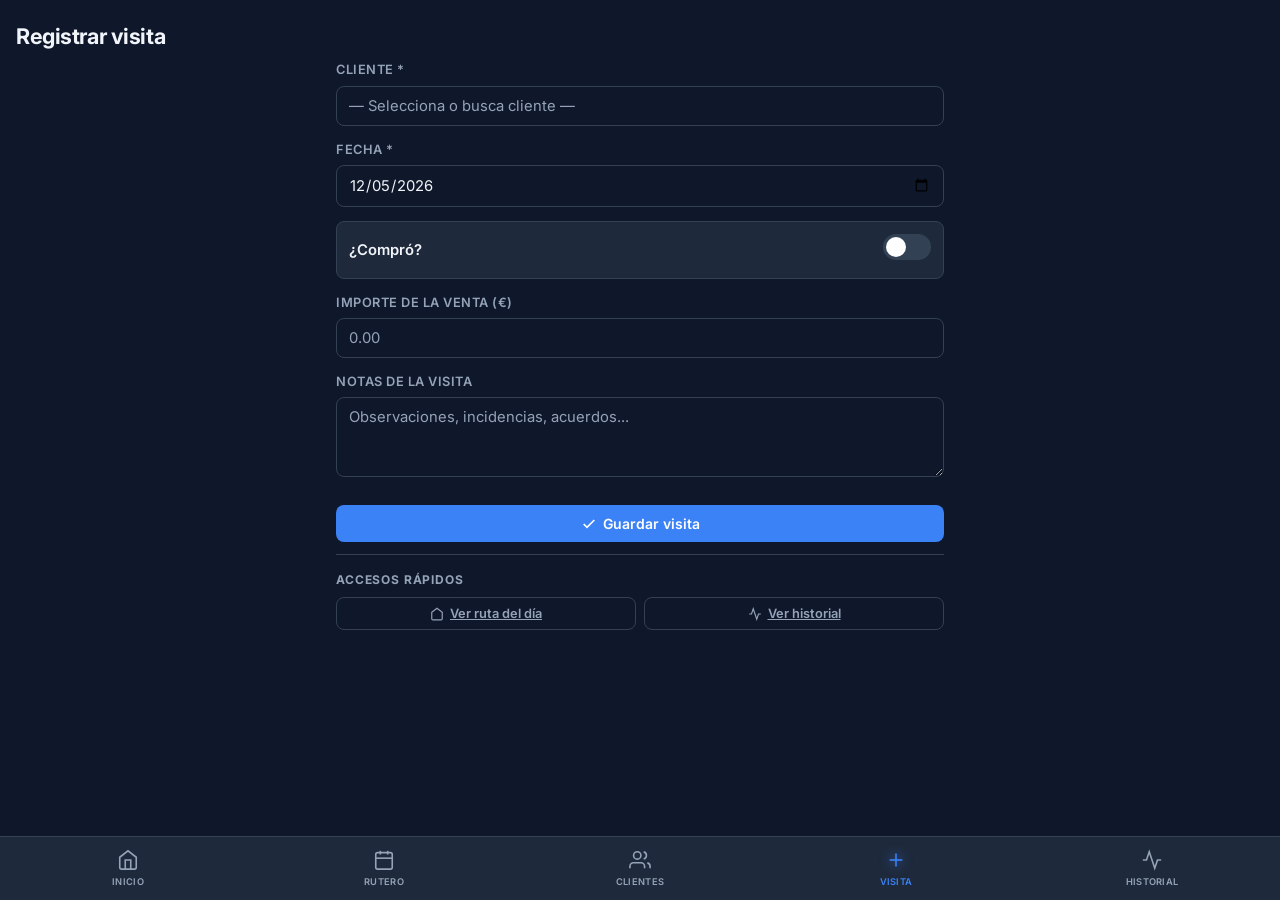
<file: visita.html>
<!DOCTYPE html>
<html lang="es">
<head>
  <meta charset="UTF-8">
  <meta name="viewport" content="width=device-width, initial-scale=1.0">
  <title>CRM Rutas — Registrar Visita</title>
  <link rel="icon" type="image/svg+xml" href="favicon.svg">
  <link rel="manifest" href="manifest.json">
  <meta name="theme-color" content="#0f172a">
  <meta name="apple-mobile-web-app-capable" content="yes">
  <meta name="apple-mobile-web-app-status-bar-style" content="black-translucent">
  <meta name="apple-mobile-web-app-title" content="CRM Rutas">
  <link rel="apple-touch-icon" href="favicon.svg">
  <link rel="stylesheet" href="css/styles.css">
</head>
<body>

  <!-- Header -->
  <div class="page-header">
    <h1>Registrar visita</h1>
  </div>

  <div class="container">
    <form id="formVisita">

      <!-- Cliente -->
      <div class="form-group">
        <label for="clienteSearchInput">Cliente *</label>
        <div class="select-search" id="clienteCombo">
          <input type="text" id="clienteSearchInput" class="form-control"
                 placeholder="— Selecciona o busca cliente —" autocomplete="off">
          <div class="select-dropdown" id="clienteDropdown"></div>
        </div>
        <input type="hidden" id="selectCliente">
      </div>

      <!-- Fecha -->
      <div class="form-group">
        <label for="fFecha">Fecha *</label>
        <input type="date" id="fFecha" class="form-control" required>
      </div>

      <!-- ¿Compró? -->
      <div class="form-group">
        <div class="toggle-wrap">
          <span class="toggle-label" id="labelCompro">¿Compró?</span>
          <label class="toggle" style="margin-left:auto">
            <input type="checkbox" id="toggleCompro">
            <span class="toggle-slider"></span>
          </label>
        </div>
      </div>

      <!-- Aviso cliente cerveza (visible solo cuando aplica) -->
      <div id="notaCerveza" style="display:none;
           background:rgba(234,179,8,.1);border:1px solid rgba(234,179,8,.3);
           border-radius:8px;padding:10px 12px;margin-bottom:8px;font-size:.8rem;color:#ca8a04">
        🍺 Cliente cerveza
      </div>

      <!-- Importe de la venta -->
      <div class="form-group">
        <label for="fImporte">Importe de la venta (€)</label>
        <input type="number" id="fImporte" class="form-control" placeholder="0.00" step="0.01">
      </div>

      <!-- Notas -->
      <div class="form-group">
        <label for="fNotasVisita">Notas de la visita</label>
        <textarea id="fNotasVisita" class="form-control" placeholder="Observaciones, incidencias, acuerdos..."></textarea>
      </div>

      <div style="height:8px"></div>

      <button type="submit" class="btn btn-primary btn-full" id="btnGuardarVisita">
        <svg xmlns="http://www.w3.org/2000/svg" width="16" height="16" viewBox="0 0 24 24" fill="none" stroke="currentColor" stroke-width="2.5"><polyline points="20 6 9 17 4 12"/></svg>
        Guardar visita
      </button>

    </form>

    <!-- Accesos rápidos -->
    <div class="divider"></div>
    <p class="section-title">Accesos rápidos</p>
    <div class="flex gap-8">
      <a href="index.html" class="btn btn-ghost btn-sm" style="flex:1">
        <svg xmlns="http://www.w3.org/2000/svg" width="14" height="14" viewBox="0 0 24 24" fill="none" stroke="currentColor" stroke-width="2"><path d="M3 9l9-7 9 7v11a2 2 0 0 1-2 2H5a2 2 0 0 1-2-2z"/></svg>
        Ver ruta del día
      </a>
      <a href="historial.html" class="btn btn-ghost btn-sm" style="flex:1">
        <svg xmlns="http://www.w3.org/2000/svg" width="14" height="14" viewBox="0 0 24 24" fill="none" stroke="currentColor" stroke-width="2"><polyline points="22 12 18 12 15 21 9 3 6 12 2 12"/></svg>
        Ver historial
      </a>
    </div>
  </div>

  <!-- Bottom Nav -->
  <nav class="bottom-nav">
    <a href="index.html"    class="nav-item">
      <svg xmlns="http://www.w3.org/2000/svg" viewBox="0 0 24 24" fill="none" stroke="currentColor"><path d="M3 9l9-7 9 7v11a2 2 0 0 1-2 2H5a2 2 0 0 1-2-2z"/><polyline points="9 22 9 12 15 12 15 22"/></svg>
      Inicio
    </a>
    <a href="rutero.html"   class="nav-item">
      <svg xmlns="http://www.w3.org/2000/svg" viewBox="0 0 24 24" fill="none" stroke="currentColor"><rect x="3" y="4" width="18" height="18" rx="2"/><line x1="16" y1="2" x2="16" y2="6"/><line x1="8" y1="2" x2="8" y2="6"/><line x1="3" y1="10" x2="21" y2="10"/></svg>
      Rutero
    </a>
    <a href="clientes.html" class="nav-item">
      <svg xmlns="http://www.w3.org/2000/svg" viewBox="0 0 24 24" fill="none" stroke="currentColor"><path d="M17 21v-2a4 4 0 0 0-4-4H5a4 4 0 0 0-4 4v2"/><circle cx="9" cy="7" r="4"/><path d="M23 21v-2a4 4 0 0 0-3-3.87"/><path d="M16 3.13a4 4 0 0 1 0 7.75"/></svg>
      Clientes
    </a>
    <a href="visita.html"   class="nav-item active">
      <svg xmlns="http://www.w3.org/2000/svg" viewBox="0 0 24 24" fill="none" stroke="currentColor"><line x1="12" y1="5" x2="12" y2="19"/><line x1="5" y1="12" x2="19" y2="12"/></svg>
      Visita
    </a>
    <a href="historial.html" class="nav-item">
      <svg xmlns="http://www.w3.org/2000/svg" viewBox="0 0 24 24" fill="none" stroke="currentColor"><polyline points="22 12 18 12 15 21 9 3 6 12 2 12"/></svg>
      Historial
    </a>
  </nav>

  <!-- Scripts -->
  <script src="config.js"></script>
  <script src="js/db.js"></script>
  <script src="js/visitas.js"></script>
  <script>
    iniciarVisita();
    if ('serviceWorker' in navigator) navigator.serviceWorker.register('./sw.js');
  </script>
</body>
</html>
</file>
<file: css/styles.css>
/* ============================================================
   CRM RUTAS — Global Styles
   Tema oscuro moderno | Fuente: Inter (Google Fonts)
   ============================================================ */

@import url('https://fonts.googleapis.com/css2?family=Inter:wght@300;400;500;600;700&display=swap');

/* ---- Reset & Variables ---- */
*, *::before, *::after { box-sizing: border-box; margin: 0; padding: 0; }

:root {
  --bg:          #0f172a;
  --bg-card:     #1e293b;
  --bg-input:    #0f172a;
  --border:      #334155;
  --accent:      #3b82f6;
  --accent-dark: #2563eb;
  --accent-glow: rgba(59,130,246,.25);
  --success:     #22c55e;
  --danger:      #ef4444;
  --warning:     #f59e0b;
  --text:        #f1f5f9;
  --text-muted:  #94a3b8;
  --radius:      12px;
  --radius-sm:   8px;
  --shadow:      0 4px 24px rgba(0,0,0,.4);
  --nav-h:       64px;
  --font:        'Inter', system-ui, sans-serif;
}

html { font-size: 16px; }

body {
  background: var(--bg);
  color: var(--text);
  font-family: var(--font);
  min-height: 100vh;
  padding-bottom: calc(var(--nav-h) + 16px);
  line-height: 1.5;
}

/* ---- Scrollbar ---- */
::-webkit-scrollbar { width: 6px; }
::-webkit-scrollbar-track { background: var(--bg); }
::-webkit-scrollbar-thumb { background: var(--border); border-radius: 4px; }

/* ---- Page Header ---- */
.page-header {
  padding: 20px 16px 8px;
  display: flex;
  align-items: center;
  gap: 12px;
}
.page-header h1 {
  font-size: 1.35rem;
  font-weight: 700;
  letter-spacing: -.02em;
}
.page-header .badge {
  background: var(--accent-glow);
  color: var(--accent);
  border: 1px solid var(--accent);
  border-radius: 20px;
  padding: 2px 10px;
  font-size: .75rem;
  font-weight: 600;
}

/* ---- Container ---- */
.container { padding: 0 16px; }

/* ---- Cards ---- */
.card {
  background: var(--bg-card);
  border: 1px solid var(--border);
  border-radius: var(--radius);
  padding: 16px;
  box-shadow: var(--shadow);
  margin-bottom: 12px;
}
.card-title {
  font-size: .8rem;
  font-weight: 600;
  color: var(--text-muted);
  text-transform: uppercase;
  letter-spacing: .06em;
  margin-bottom: 8px;
}
.card-value {
  font-size: 1.75rem;
  font-weight: 700;
  letter-spacing: -.03em;
}

/* ---- Stats Grid ---- */
.stats-grid {
  display: grid;
  grid-template-columns: repeat(3, 1fr);
  gap: 10px;
  margin-bottom: 16px;
}
.stat-card {
  background: var(--bg-card);
  border: 1px solid var(--border);
  border-radius: var(--radius-sm);
  padding: 14px 10px;
  text-align: center;
}
.stat-card .stat-val  { font-size: 1.5rem; font-weight: 700; }
.stat-card .stat-lbl  { font-size: .68rem; color: var(--text-muted); margin-top: 2px; }
.stat-card.accent     { border-color: var(--accent); }
.stat-card.success    { border-color: var(--success); }
.stat-card.warning    { border-color: var(--warning); }

/* ---- Lists ---- */
.item-list { display: flex; flex-direction: column; gap: 8px; }

.item-row {
  background: var(--bg-card);
  border: 1px solid var(--border);
  border-radius: var(--radius-sm);
  padding: 12px 14px;
  display: flex;
  align-items: center;
  gap: 12px;
  transition: border-color .15s;
}
.item-row:hover { border-color: var(--accent); }

.item-row .order-badge {
  width: 28px; height: 28px;
  border-radius: 50%;
  background: var(--bg);
  border: 1px solid var(--border);
  display: flex; align-items: center; justify-content: center;
  font-size: .75rem; font-weight: 700; color: var(--text-muted);
  flex-shrink: 0;
}
.item-row .item-info { flex: 1; min-width: 0; }
.item-row .item-name { font-weight: 600; font-size: .95rem; white-space: nowrap; overflow: hidden; text-overflow: ellipsis; }
.item-row .item-sub  { font-size: .75rem; color: var(--text-muted); }

/* Status dots */
.status-dot {
  width: 10px; height: 10px; border-radius: 50%; flex-shrink: 0;
}
.status-dot.pending  { background: var(--text-muted); }
.status-dot.bought   { background: var(--success); box-shadow: 0 0 6px var(--success); }
.status-dot.no-buy   { background: var(--danger); }

/* ---- Buttons ---- */
.btn {
  display: inline-flex;
  align-items: center;
  justify-content: center;
  gap: 6px;
  padding: 10px 18px;
  border-radius: var(--radius-sm);
  font-family: var(--font);
  font-size: .875rem;
  font-weight: 600;
  cursor: pointer;
  border: none;
  transition: opacity .15s, transform .1s;
}
.btn:active { transform: scale(.97); }
.btn-primary   { background: var(--accent); color: #fff; }
.btn-primary:hover { background: var(--accent-dark); }
.btn-success   { background: var(--success); color: #fff; }
.btn-danger    { background: var(--danger); color: #fff; }
.btn-ghost     { background: transparent; color: var(--text-muted); border: 1px solid var(--border); }
.btn-ghost:hover { color: var(--text); border-color: var(--accent); }
.btn-icon      { padding: 8px; border-radius: var(--radius-sm); background: var(--bg); border: 1px solid var(--border); color: var(--text-muted); cursor: pointer; transition: color .15s, border-color .15s; }
.btn-icon:hover { color: var(--accent); border-color: var(--accent); }
.btn-sm  { padding: 6px 12px; font-size: .8rem; }
.btn-xs  { padding: 4px 10px; font-size: .74rem; min-height: 30px; border-radius: 6px; gap: 4px; }
.btn-full { width: 100%; }

/* ---- Forms ---- */
.form-group { margin-bottom: 14px; }
.form-group label {
  display: block;
  font-size: .8rem;
  font-weight: 600;
  color: var(--text-muted);
  margin-bottom: 6px;
  text-transform: uppercase;
  letter-spacing: .04em;
}
.form-control {
  width: 100%;
  background: var(--bg-input);
  border: 1px solid var(--border);
  border-radius: var(--radius-sm);
  color: var(--text);
  font-family: var(--font);
  font-size: .925rem;
  padding: 10px 12px;
  transition: border-color .15s;
  outline: none;
  appearance: none;
}
.form-control:focus { border-color: var(--accent); box-shadow: 0 0 0 3px var(--accent-glow); }
.form-control::placeholder { color: var(--text-muted); }
textarea.form-control { resize: vertical; min-height: 80px; }

/* Toggle switch */
.toggle-wrap {
  display: flex;
  align-items: center;
  gap: 12px;
  padding: 12px;
  background: var(--bg-card);
  border: 1px solid var(--border);
  border-radius: var(--radius-sm);
}
.toggle-label { font-weight: 600; font-size: .925rem; }
.toggle {
  position: relative;
  width: 48px; height: 26px;
  flex-shrink: 0;
}
.toggle input { opacity: 0; width: 0; height: 0; }
.toggle-slider {
  position: absolute; inset: 0;
  background: var(--border);
  border-radius: 26px;
  cursor: pointer;
  transition: background .2s;
}
.toggle-slider::before {
  content: '';
  position: absolute;
  left: 3px; top: 3px;
  width: 20px; height: 20px;
  background: #fff;
  border-radius: 50%;
  transition: transform .2s;
}
.toggle input:checked + .toggle-slider { background: var(--success); }
.toggle input:checked + .toggle-slider::before { transform: translateX(22px); }

/* ---- Search bar ---- */
.search-wrap {
  position: relative;
  margin-bottom: 14px;
}
.search-wrap svg {
  position: absolute;
  left: 10px; top: 50%;
  transform: translateY(-50%);
  color: var(--text-muted);
  pointer-events: none;
}
.search-wrap .form-control { padding-left: 36px; }

/* ---- Modal ---- */
.modal-overlay {
  position: fixed; inset: 0;
  background: rgba(0,0,0,.65);
  backdrop-filter: blur(4px);
  display: flex; align-items: flex-end;
  z-index: 200;
  opacity: 0; pointer-events: none;
  transition: opacity .2s;
}
.modal-overlay.open { opacity: 1; pointer-events: all; }
.modal-sheet {
  background: var(--bg-card);
  border: 1px solid var(--border);
  border-radius: 20px 20px 0 0;
  width: 100%;
  padding: 20px 16px 32px;
  transform: translateY(100%);
  transition: transform .25s cubic-bezier(.32,1,.54,1);
  max-height: 92vh;
  overflow-y: auto;
}
.modal-overlay.open .modal-sheet { transform: translateY(0); }
.modal-header {
  display: flex; align-items: center; justify-content: space-between;
  margin-bottom: 20px;
}
.modal-header h2 { font-size: 1.1rem; font-weight: 700; }

/* ---- Bottom Nav ---- */
.bottom-nav {
  position: fixed;
  bottom: 0; left: 0; right: 0;
  height: var(--nav-h);
  background: var(--bg-card);
  border-top: 1px solid var(--border);
  display: grid;
  grid-template-columns: repeat(5, 1fr);
  z-index: 100;
  backdrop-filter: blur(12px);
}
.nav-item {
  display: flex;
  flex-direction: column;
  align-items: center;
  justify-content: center;
  gap: 4px;
  text-decoration: none;
  color: var(--text-muted);
  font-size: .58rem;
  font-weight: 600;
  text-transform: uppercase;
  letter-spacing: .03em;
  transition: color .15s;
  padding: 8px 4px;
}
.nav-item svg { width: 22px; height: 22px; stroke-width: 1.75; }
.nav-item.active { color: var(--accent); }
.nav-item.active svg { filter: drop-shadow(0 0 6px var(--accent)); }

/* ---- Chat bubble ---- */
.chat-fab {
  position: fixed;
  bottom: calc(var(--nav-h) + 16px);
  right: 16px;
  width: 52px; height: 52px;
  border-radius: 50%;
  background: var(--accent);
  color: #fff;
  border: none;
  cursor: pointer;
  display: flex; align-items: center; justify-content: center;
  box-shadow: 0 4px 20px rgba(59,130,246,.5);
  z-index: 150;
  transition: transform .15s;
}
.chat-fab:hover { transform: scale(1.08); }

.chat-panel {
  position: fixed;
  bottom: calc(var(--nav-h) + 80px);
  right: 16px;
  width: min(360px, calc(100vw - 32px));
  background: var(--bg-card);
  border: 1px solid var(--border);
  border-radius: var(--radius);
  box-shadow: var(--shadow);
  z-index: 150;
  display: flex; flex-direction: column;
  max-height: 440px;
  opacity: 0; pointer-events: none;
  transform: translateY(16px) scale(.95);
  transition: opacity .2s, transform .2s;
}
.chat-panel.open { opacity: 1; pointer-events: all; transform: none; }

.chat-header {
  padding: 12px 14px;
  border-bottom: 1px solid var(--border);
  display: flex; align-items: center; justify-content: space-between;
  font-weight: 700; font-size: .9rem;
}
.chat-messages {
  flex: 1;
  overflow-y: auto;
  padding: 12px;
  display: flex; flex-direction: column; gap: 10px;
  min-height: 180px;
}
.msg { max-width: 90%; padding: 9px 13px; border-radius: 14px; font-size: .875rem; line-height: 1.5; }
.msg.user  { background: var(--accent); color: #fff; align-self: flex-end; border-bottom-right-radius: 4px; }
.msg.bot   { background: var(--bg); border: 1px solid var(--border); align-self: flex-start; border-bottom-left-radius: 4px; }
.msg.bot.loading { color: var(--text-muted); font-style: italic; }

.chat-input-wrap {
  padding: 10px;
  border-top: 1px solid var(--border);
  display: flex; gap: 8px;
}
.chat-input-wrap input {
  flex: 1;
  background: var(--bg);
  border: 1px solid var(--border);
  border-radius: var(--radius-sm);
  color: var(--text);
  font-family: var(--font);
  font-size: .875rem;
  padding: 9px 12px;
  outline: none;
}
.chat-input-wrap input:focus { border-color: var(--accent); }

/* ---- Table ---- */
.table-wrap { overflow-x: auto; border-radius: var(--radius-sm); border: 1px solid var(--border); }
table { width: 100%; border-collapse: collapse; font-size: .875rem; }
th {
  background: var(--bg);
  padding: 10px 12px;
  text-align: left;
  font-size: .75rem;
  font-weight: 700;
  color: var(--text-muted);
  text-transform: uppercase;
  letter-spacing: .05em;
  border-bottom: 1px solid var(--border);
}
td {
  padding: 12px;
  border-bottom: 1px solid rgba(51,65,85,.5);
  vertical-align: middle;
}
tr:last-child td { border-bottom: none; }
tr:hover td { background: rgba(59,130,246,.05); }

/* Chip badges */
.chip {
  display: inline-flex; align-items: center; gap: 4px;
  padding: 3px 9px;
  border-radius: 20px;
  font-size: .72rem;
  font-weight: 700;
}
.chip-success  { background: rgba(34,197,94,.15);   color: var(--success); }
.chip-danger   { background: rgba(239,68,68,.15);   color: var(--danger); }
.chip-muted    { background: rgba(148,163,184,.1);  color: var(--text-muted); }
.chip-warning  { background: rgba(245,158,11,.15);  color: var(--warning); }
.chip-telefono { background: rgba(168,85,247,.15);  color: #a855f7; border: 1px solid rgba(168,85,247,.3); }

/* ---- Bar chart ---- */
.bar-chart { display: flex; flex-direction: column; gap: 8px; }
.bar-row {
  display: flex; align-items: center; gap: 10px; font-size: .78rem;
}
.bar-row .bar-label { width: clamp(52px, 18vw, 80px); flex-shrink: 0; color: var(--text-muted); text-align: right; white-space: nowrap; overflow: hidden; text-overflow: ellipsis; font-size: .72rem; }
.bar-row .bar-track { flex: 1; height: 20px; background: var(--bg); border-radius: 4px; overflow: hidden; }
.bar-row .bar-fill  { height: 100%; background: var(--accent); border-radius: 4px; transition: width .4s ease; }
.bar-row .bar-val   { width: clamp(48px, 16vw, 60px); flex-shrink: 0; color: var(--text); font-weight: 600; font-size: .75rem; }

/* ---- Loader / Empty ---- */
.loader {
  display: flex; align-items: center; justify-content: center;
  padding: 40px 0;
  color: var(--text-muted);
  gap: 10px;
  font-size: .9rem;
}
.spinner {
  width: 20px; height: 20px;
  border: 2px solid var(--border);
  border-top-color: var(--accent);
  border-radius: 50%;
  animation: spin .7s linear infinite;
}
@keyframes spin { to { transform: rotate(360deg); } }

.empty-state {
  text-align: center;
  padding: 48px 20px;
  color: var(--text-muted);
}
.empty-state svg { margin-bottom: 12px; opacity: .4; }
.empty-state p { font-size: .9rem; }

/* ---- Toast ---- */
#toast {
  position: fixed;
  top: 20px;
  left: 50%;
  transform: translateX(-50%) translateY(-80px);
  background: var(--bg-card);
  border: 1px solid var(--border);
  border-radius: var(--radius-sm);
  padding: 11px 20px;
  font-size: .875rem;
  font-weight: 600;
  z-index: 999;
  transition: transform .3s cubic-bezier(.32,1,.54,1);
  white-space: nowrap;
  box-shadow: var(--shadow);
}
#toast.show { transform: translateX(-50%) translateY(0); }
#toast.success { border-color: var(--success); color: var(--success); }
#toast.error   { border-color: var(--danger);  color: var(--danger); }

/* ---- Utility ---- */
.mt-4  { margin-top: 4px; }
.mt-8  { margin-top: 8px; }
.mt-12 { margin-top: 12px; }
.mt-16 { margin-top: 16px; }
.mb-12 { margin-bottom: 12px; }
.mb-16 { margin-bottom: 16px; }
.flex  { display: flex; }
.items-center { align-items: center; }
.justify-between { justify-content: space-between; }
.gap-8 { gap: 8px; }
.text-muted { color: var(--text-muted); }
.text-success { color: var(--success); }
.text-danger  { color: var(--danger); }
.text-accent  { color: var(--accent); }
.fw-700 { font-weight: 700; }
.fs-sm  { font-size: .8rem; }

/* ---- Section title ---- */
.section-title {
  font-size: .75rem;
  font-weight: 700;
  color: var(--text-muted);
  text-transform: uppercase;
  letter-spacing: .07em;
  margin: 16px 0 8px;
}

/* ---- Divider ---- */
.divider {
  height: 1px;
  background: var(--border);
  margin: 12px 0;
}

/* ---- Drag & drop (rutero) ---- */
.drag-handle {
  color: var(--border);
  cursor: grab;
  padding: 4px 6px;
  flex-shrink: 0;
  touch-action: none;
  transition: color .15s;
}
.drag-handle:hover { color: var(--text-muted); }
.drag-handle:active { cursor: grabbing; }

.item-row.dragging   { opacity: .35; background: transparent; }
.item-row.drag-over  {
  border-color: var(--accent);
  background: rgba(59,130,246,.08);
  transform: translateY(-1px);
  box-shadow: 0 4px 12px rgba(59,130,246,.2);
}

/* ---- Días de visita (checkboxes pill) ---- */
.days-group { display: flex; gap: 8px; flex-wrap: wrap; }
.day-check  { display: none; }
.day-label {
  padding: 6px 13px;
  border-radius: 20px;
  border: 1px solid var(--border);
  font-size: .8rem;
  font-weight: 600;
  cursor: pointer;
  transition: background .15s, border-color .15s, color .15s;
  color: var(--text-muted);
  user-select: none;
}
.day-check:checked + .day-label {
  background: var(--accent);
  border-color: var(--accent);
  color: #fff;
}
.day-chip {
  display: inline-flex; align-items: center;
  padding: 2px 8px;
  border-radius: 20px;
  font-size: .68rem; font-weight: 700;
  background: rgba(59,130,246,.12);
  color: var(--accent);
  border: 1px solid rgba(59,130,246,.3);
}

/* ---- Pendiente badge en tab ---- */
.pend-badge {
  display: inline-flex;
  align-items: center; justify-content: center;
  width: 16px; height: 16px;
  background: var(--warning);
  color: #000;
  border-radius: 50%;
  font-size: .6rem;
  font-weight: 800;
  margin-left: 3px;
  vertical-align: middle;
  line-height: 1;
}

/* ---- Tab bar (Rutero) ---- */
.tab-bar {
  display: flex;
  gap: 4px;
  background: var(--bg-card);
  border: 1px solid var(--border);
  border-radius: var(--radius-sm);
  padding: 4px;
  margin-bottom: 16px;
}
.tab-btn {
  flex: 1;
  padding: 9px 4px;
  border: none;
  background: transparent;
  color: var(--text-muted);
  font-family: var(--font);
  font-size: .78rem;
  font-weight: 700;
  cursor: pointer;
  border-radius: 6px;
  transition: background .15s, color .15s;
  position: relative;
  line-height: 1.2;
}
.tab-btn .hoy-dot {
  display: inline-block;
  width: 5px; height: 5px;
  border-radius: 50%;
  background: var(--success);
  vertical-align: super;
  margin-left: 2px;
}
.tab-btn.active { background: var(--accent); color: #fff; }
.tab-btn.active .hoy-dot { background: #fff; }

/* ---- Ventas resumen (hoy/semana/mes) ---- */
.ventas-grid {
  display: grid;
  grid-template-columns: repeat(3, 1fr);
  gap: 8px;
  margin-bottom: 16px;
}
.venta-card {
  background: var(--bg-card);
  border: 1px solid var(--border);
  border-radius: var(--radius-sm);
  padding: 12px 8px;
  text-align: center;
}
.venta-card .v-val { font-size: 1.1rem; font-weight: 700; color: var(--accent); line-height: 1; }
.venta-card .v-lbl { font-size: .66rem; color: var(--text-muted); margin-top: 4px; text-transform: uppercase; letter-spacing: .05em; }

/* ---- Searchable client selector ---- */
.select-search   { position: relative; }
.select-dropdown {
  position: absolute;
  top: calc(100% + 2px);
  left: 0; right: 0;
  background: var(--bg-card);
  border: 1px solid var(--accent);
  border-radius: var(--radius-sm);
  z-index: 60;
  max-height: 240px;
  overflow-y: auto;
  box-shadow: 0 8px 24px rgba(0,0,0,.5);
  display: none;
}
.select-dropdown.open { display: block; }
.select-option {
  padding: 11px 14px;
  cursor: pointer;
  border-bottom: 1px solid rgba(51,65,85,.4);
  transition: background .1s;
}
.select-option:last-child { border-bottom: none; }
.select-option:hover,
.select-option.active { background: rgba(59,130,246,.12); }
.select-option .opt-name { font-weight: 600; font-size: .9rem; }
.select-option .opt-sub  { font-size: .75rem; color: var(--text-muted); margin-top:1px; }
.select-option.no-results { color: var(--text-muted); font-size: .85rem; cursor: default; }

/* ============================================================
   RESPONSIVE — mobile-first fixes
   ============================================================ */

/* Evitar scroll horizontal global */
html, body  { overflow-x: hidden; max-width: 100%; }
.container  { max-width: 640px; margin: 0 auto; width: 100%; }

/* Stat y venta values: se adaptan al ancho de la celda */
.stat-card .stat-val {
  font-size: clamp(.6rem, 3vw, 1.5rem);
  overflow-wrap: break-word;
  line-height: 1.15;
}
.venta-card .v-val {
  font-size: clamp(.6rem, 3.2vw, 1.1rem);
  overflow-wrap: break-word;
}

/* Evitar overflow en flex rows */
.item-row > * { min-width: 0; }

/* Botones de acción agrupados */
.row-btns {
  display: flex;
  gap: 6px;
  flex-shrink: 0;
}

/* Filas con dos botones: se parte en dos líneas cuando no hay espacio */
.item-row.wrap-actions {
  flex-wrap: wrap;
  align-items: flex-start;
  row-gap: 6px;
}
.item-row.wrap-actions .item-info {
  flex: 1 1 0;
  min-width: 100px;   /* antes de romper la fila, el nombre no baja de 100px */
}
.item-row.wrap-actions .row-btns {
  margin-left: auto;  /* empuja a la derecha; si no cabe, baja solo */
}

/* Pantallas muy pequeñas (< 380px) */
@media (max-width: 380px) {
  .tab-btn          { font-size: .48rem; padding: 8px 2px; }
  .page-header h1   { font-size: 1.1rem; }
  .stats-grid       { gap: 6px; }
  .ventas-grid      { gap: 6px; }
  .card             { padding: 12px; }
  .btn-sm           { padding: 7px 9px; font-size: .78rem; }
  .chip             { padding: 2px 7px; font-size: .65rem; }
  .bottom-nav       { height: 58px; }
  :root             { --nav-h: 58px; }
}

/* Importes en tarjeta estimado: responsive via CSS custom */
.estimado-valor { font-size: clamp(.9rem, 4.5vw, 1.15rem); font-weight: 700; }
</file>
